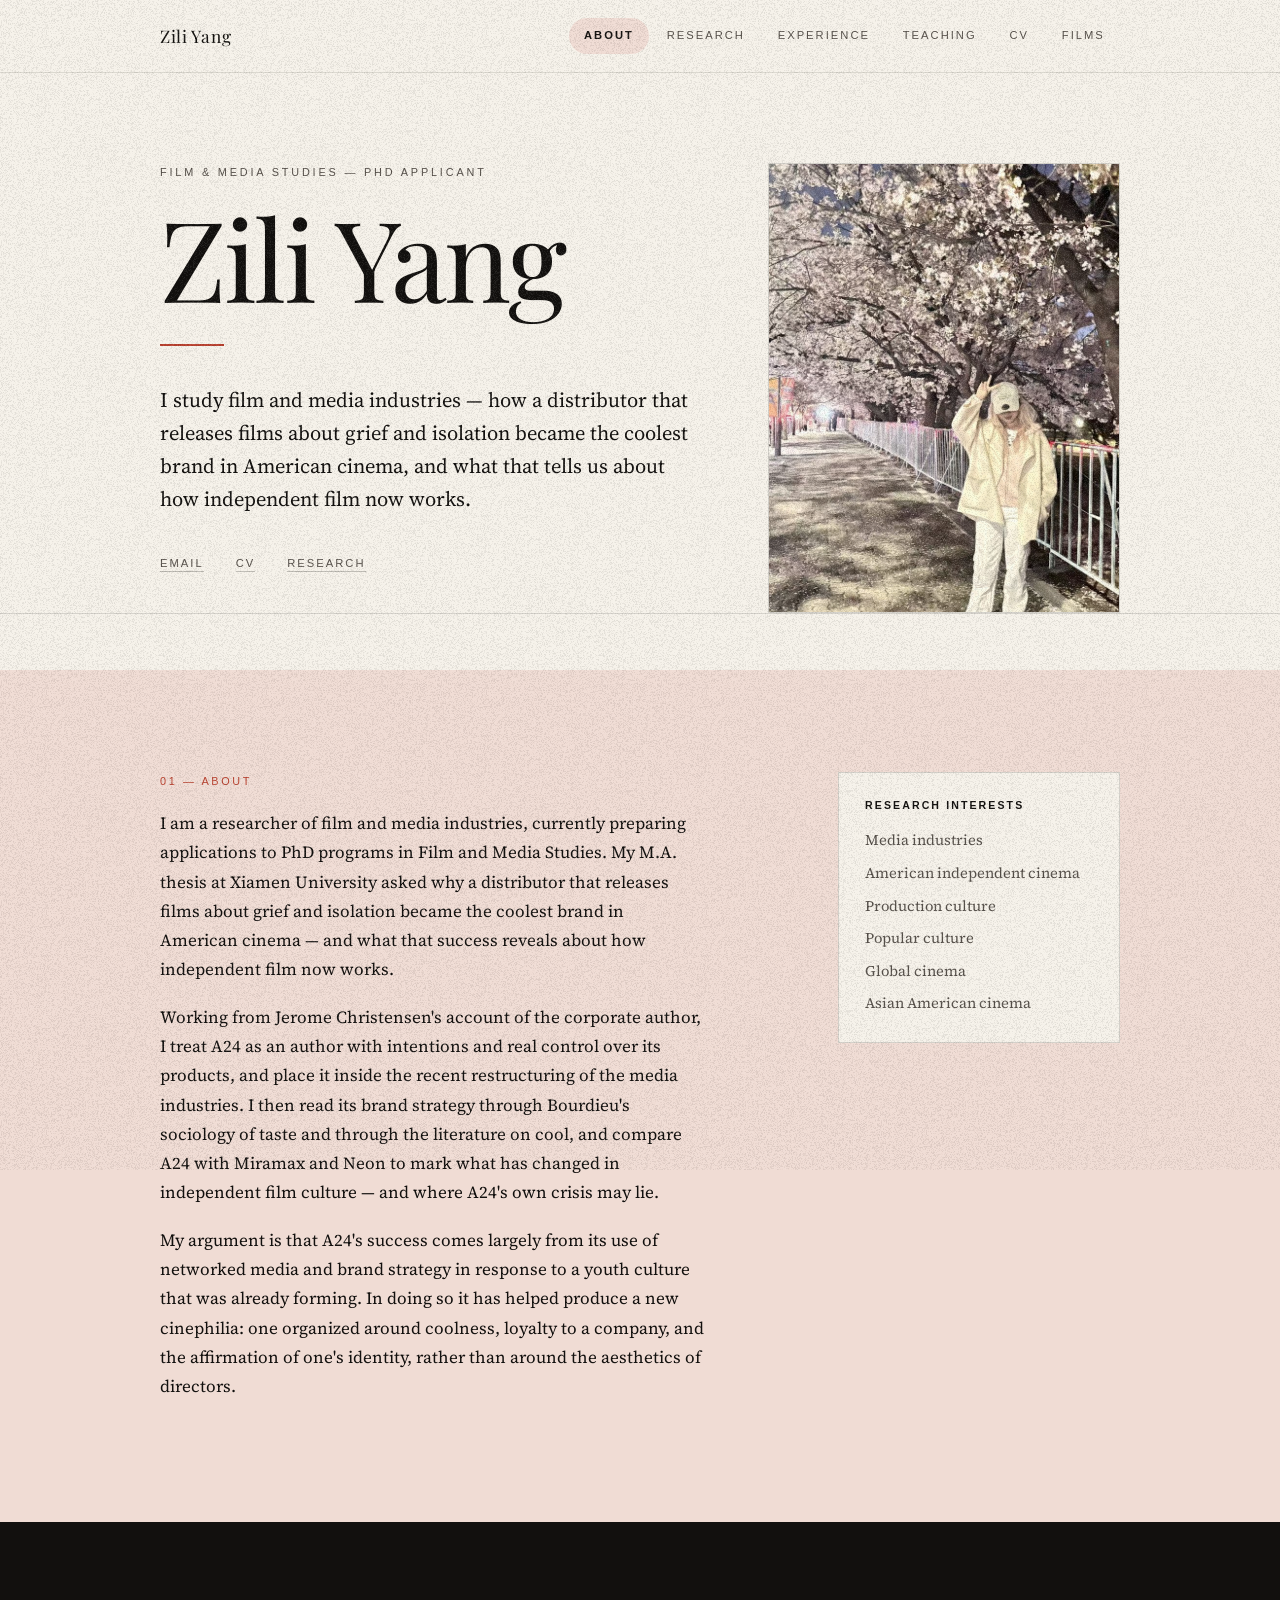
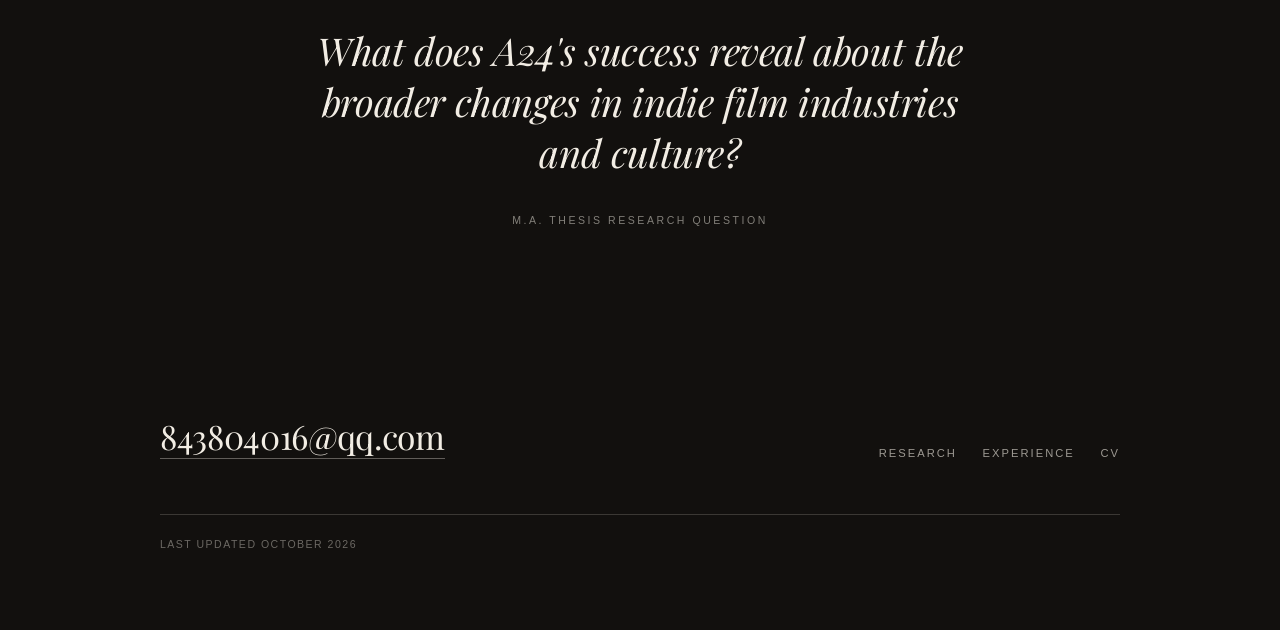
<file: index.html>
<!DOCTYPE html>
<html lang="en">
<head>
  <meta charset="UTF-8">
  <meta name="viewport" content="width=device-width, initial-scale=1">
  <title>Zili Yang — Film &amp; Media Studies</title>
  <meta name="description" content="Zili Yang — PhD applicant in Film and Media Studies. Media industries, American independent cinema, A24.">
  <link rel="icon" href="data:image/svg+xml,<svg xmlns='http://www.w3.org/2000/svg' viewBox='0 0 32 32'><rect width='32' height='32' fill='%2312100e'/><text x='16' y='23' font-family='Georgia,serif' font-size='17' font-style='italic' fill='%23f6f2ea' text-anchor='middle'>Z</text></svg>">
  <link rel="stylesheet" href="style.css">
</head>
<body>

  <header class="nav">
    <div class="wrap nav-inner">
      <a class="nav-name" href="index.html">Zili Yang</a>
      <nav class="nav-links">
        <a class="is-active" href="index.html">About</a>
        <a href="research.html">Research</a>
        <a href="experience.html">Experience</a>
        <a href="teaching.html">Teaching</a>
        <a href="cv.html">CV</a>
        <a href="films.html">Films</a>
      </nav>
    </div>
  </header>

  <!-- ============ 首屏：左文右像 ============ -->
  <header class="band band--paper hero">
    <div class="wrap hero-grid">

      <div class="hero-copy">
        <p class="kicker">Film &amp; Media Studies — PhD Applicant</p>
        <h1 class="hero-name">Zili Yang</h1>
        <div class="hero-rule"></div>
        <p class="hero-lede">
          I study film and media industries — how a distributor that releases
          films about grief and isolation became the coolest brand in American
          cinema, and what that tells us about how independent film now works.
        </p>
        <ul class="hero-links">
          <li><a href="mailto:843804016@qq.com">Email</a></li>
          <li><a href="cv.html">CV</a></li>
          <li><a href="research.html">Research</a></li>
        </ul>
      </div>

      <figure class="hero-portrait">
        <img src="portrait.jpg" alt="Zili Yang" width="720" height="960">
      </figure>

    </div>
  </header>

  <!-- ============ 01 · About ============ -->
  <section class="band band--blush" id="about">
    <div class="wrap about-grid about-grid--text">

      <div class="about-copy">
        <p class="section-num">01 — About</p>
        <p>
          I am a researcher of film and media industries, currently preparing
          applications to PhD programs in Film and Media Studies. My M.A. thesis
          at Xiamen University asked why a distributor that releases films about
          grief and isolation became the coolest brand in American cinema — and
          what that success reveals about how independent film now works.
        </p>
        <p>
          Working from Jerome Christensen's account of the corporate author, I
          treat A24 as an author with intentions and real control over its
          products, and place it inside the recent restructuring of the media
          industries. I then read its brand strategy through Bourdieu's sociology
          of taste and through the literature on cool, and compare A24 with
          Miramax and Neon to mark what has changed in independent film culture —
          and where A24's own crisis may lie.
        </p>
        <p>
          My argument is that A24's success comes largely from its use of
          networked media and brand strategy in response to a youth culture that
          was already forming. In doing so it has helped produce a new cinephilia:
          one organized around coolness, loyalty to a company, and the affirmation
          of one's identity, rather than around the aesthetics of directors.
        </p>
      </div>

      <aside class="about-side">
        <div class="interests">
          <strong>Research interests</strong>
          <ul>
            <li>Media industries</li>
            <li>American independent cinema</li>
            <li>Production culture</li>
            <li>Popular culture</li>
            <li>Global cinema</li>
            <li>Asian American cinema</li>
          </ul>
        </div>
      </aside>

    </div>
  </section>

  <!-- ============ 引文带 ============ -->
  <section class="band band--ink quote">
    <div class="wrap">
      <blockquote>
        What does A24's success reveal about the broader changes in indie film
        industries and culture?
      </blockquote>
      <cite>M.A. thesis research question</cite>
    </div>
  </section>

  <footer class="band band--ink footer">
    <div class="wrap">
      <div class="footer-grid">
        <p class="footer-mail">
          <a href="mailto:843804016@qq.com">843804016@qq.com</a>
        </p>
        <ul class="footer-links">
          <li><a href="research.html">Research</a></li>
          <li><a href="experience.html">Experience</a></li>
          <li><a href="cv.html">CV</a></li>
        </ul>
      </div>
      <p class="footer-note">Last updated October 2026</p>
    </div>
  </footer>

</body>
</html>
</file>
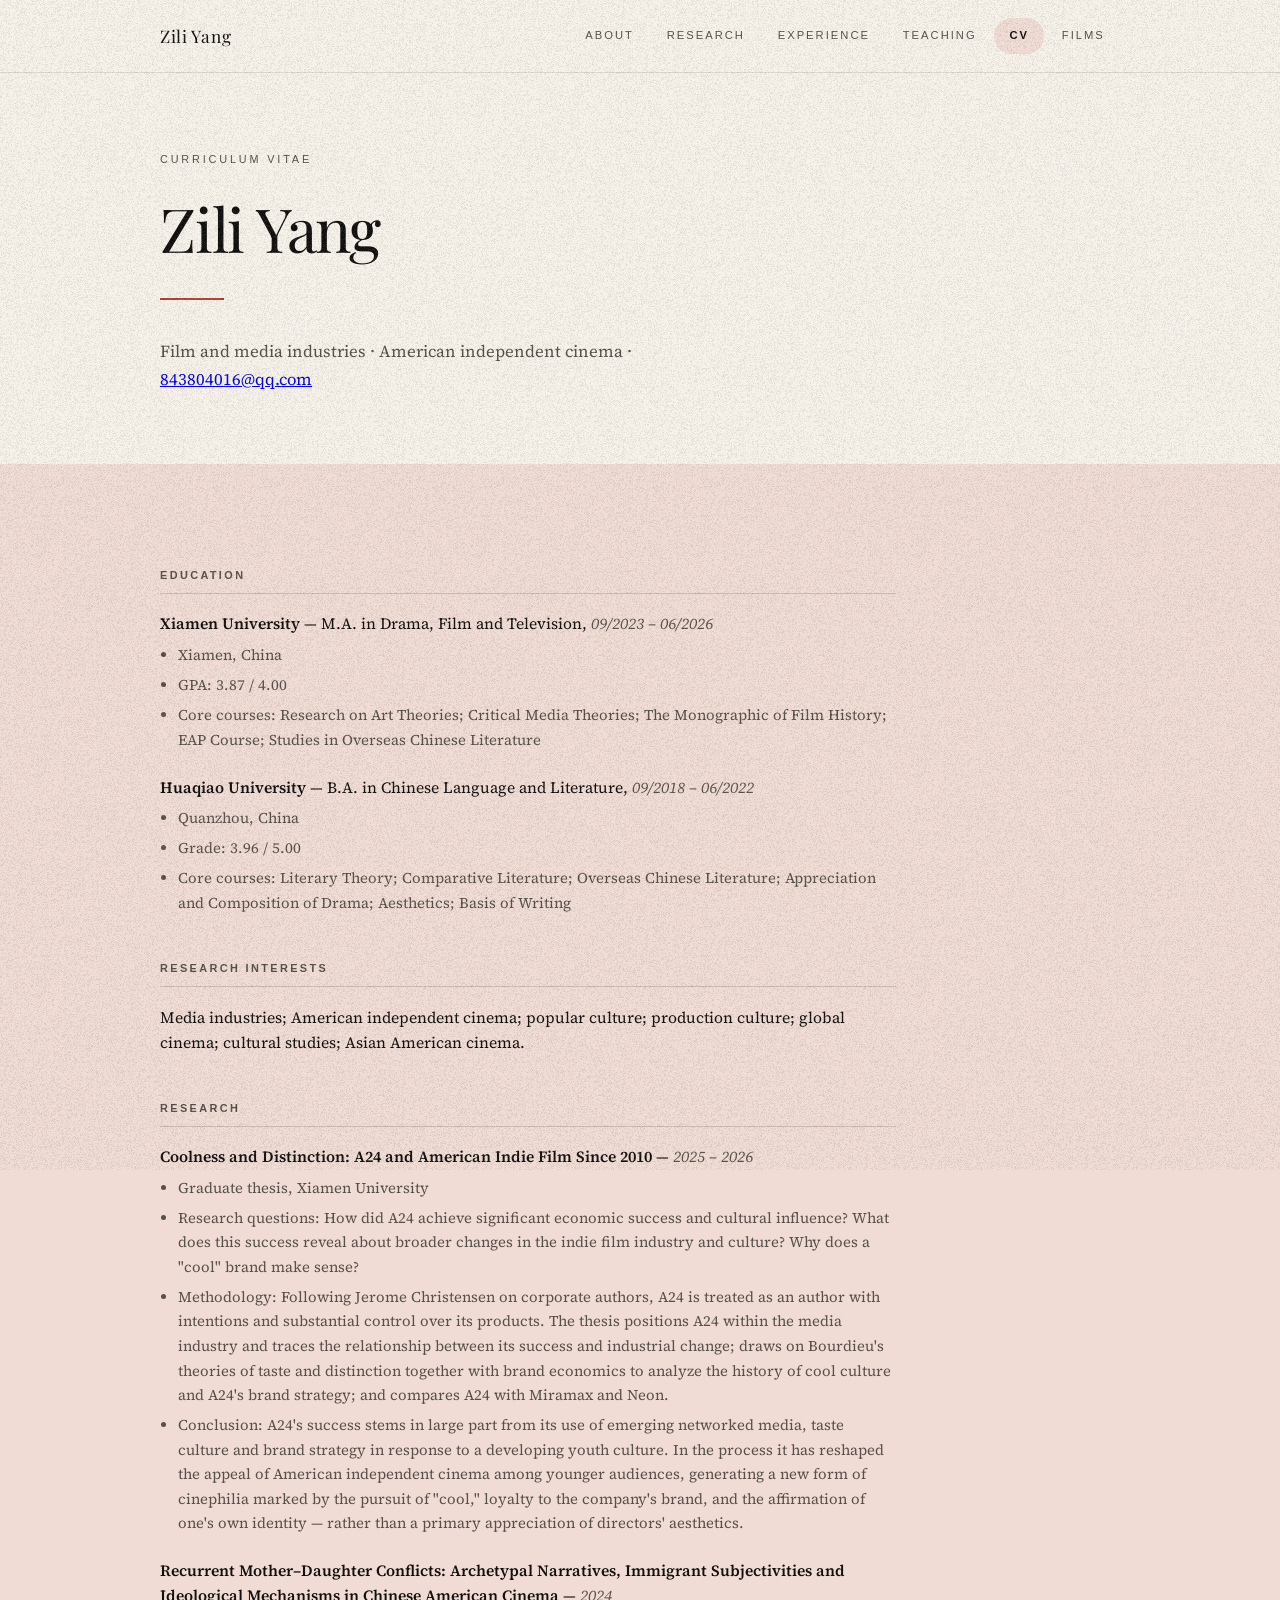
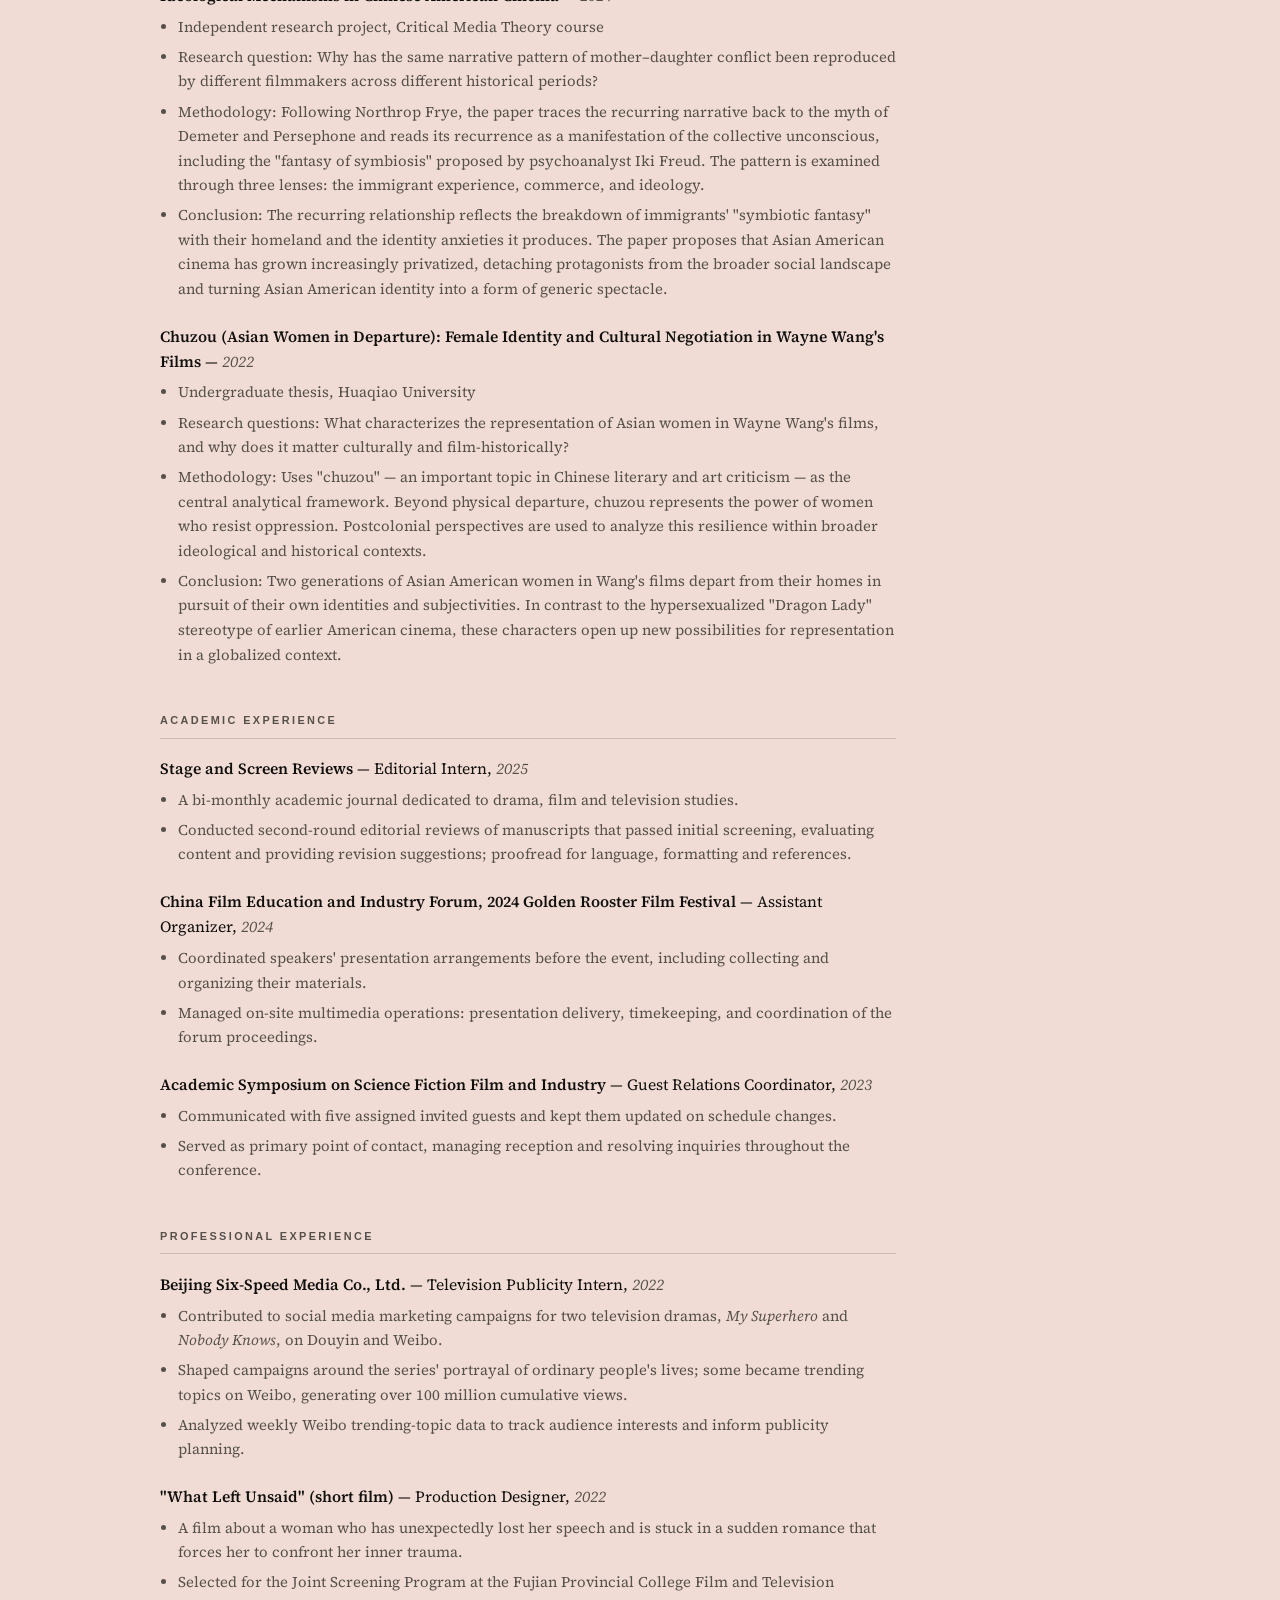
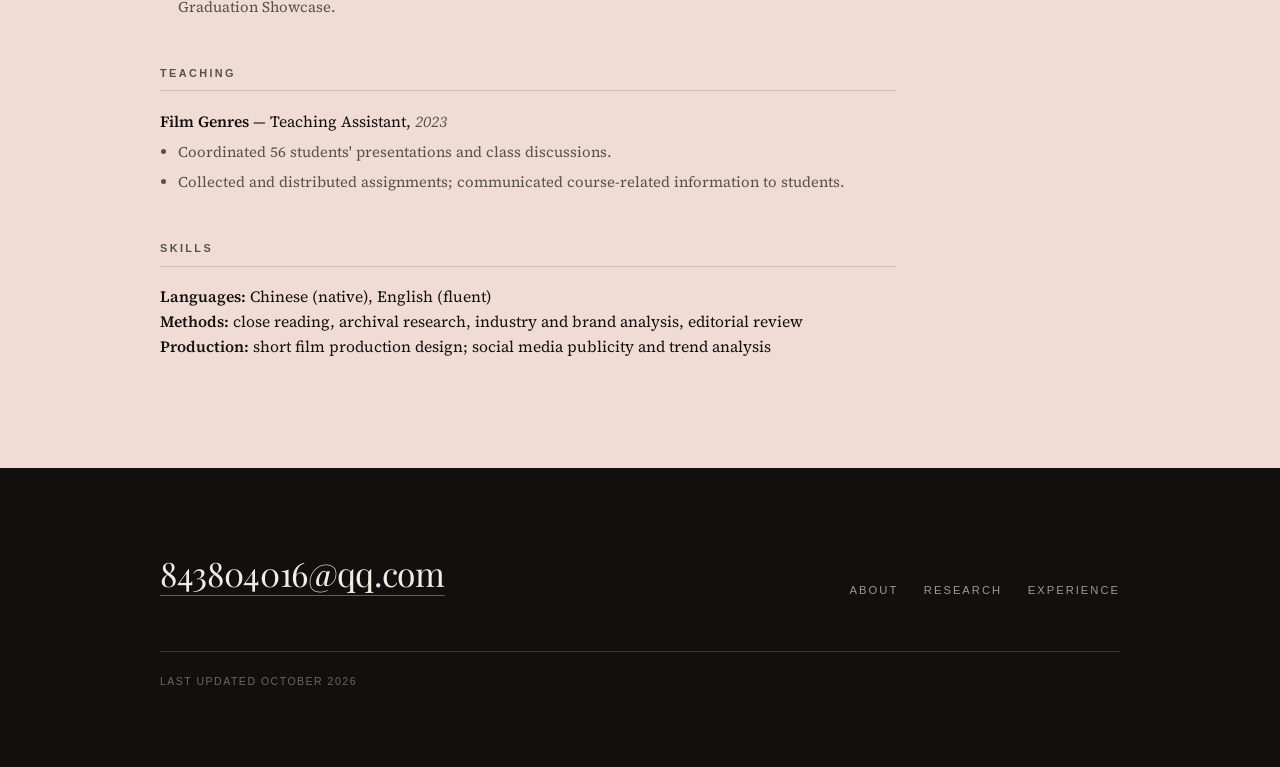
<file: cv.html>
<!DOCTYPE html>
<html lang="en">
<head>
  <meta charset="UTF-8">
  <meta name="viewport" content="width=device-width, initial-scale=1">
  <title>CV — Zili Yang</title>
  <meta name="description" content="Curriculum vitae of Zili Yang — education, research, academic and professional experience.">
  <link rel="icon" href="data:image/svg+xml,<svg xmlns='http://www.w3.org/2000/svg' viewBox='0 0 32 32'><rect width='32' height='32' fill='%2312100e'/><text x='16' y='23' font-family='Georgia,serif' font-size='17' font-style='italic' fill='%23f6f2ea' text-anchor='middle'>Z</text></svg>">
  <link rel="stylesheet" href="style.css">
</head>
<body>

  <header class="nav">
    <div class="wrap nav-inner">
      <a class="nav-name" href="index.html">Zili Yang</a>
      <nav class="nav-links">
        <a href="index.html">About</a>
        <a href="research.html">Research</a>
        <a href="experience.html">Experience</a>
        <a href="teaching.html">Teaching</a>
        <a class="is-active" href="cv.html">CV</a>
        <a href="films.html">Films</a>
      </nav>
    </div>
  </header>

  <section class="band band--paper page-head">
    <div class="wrap">
      <p class="kicker">Curriculum vitae</p>
      <h1 class="page-title">Zili Yang</h1>
      <div class="hero-rule"></div>
      <p class="page-lede">
        Film and media industries · American independent cinema ·
        <a href="mailto:843804016@qq.com">843804016@qq.com</a>
      </p>
    </div>
  </section>

  <section class="band band--blush">
    <div class="wrap">
      <div class="cv">

        <h3>Education</h3>

        <div class="entry-block">
          <p><strong>Xiamen University</strong> — M.A. in Drama, Film and Television, <em>09/2023 – 06/2026</em></p>
          <ul>
            <li>Xiamen, China</li>
            <li>GPA: 3.87 / 4.00</li>
            <li>Core courses: Research on Art Theories; Critical Media Theories; The Monographic of Film History; EAP Course; Studies in Overseas Chinese Literature</li>
          </ul>
        </div>

        <div class="entry-block">
          <p><strong>Huaqiao University</strong> — B.A. in Chinese Language and Literature, <em>09/2018 – 06/2022</em></p>
          <ul>
            <li>Quanzhou, China</li>
            <li>Grade: 3.96 / 5.00</li>
            <li>Core courses: Literary Theory; Comparative Literature; Overseas Chinese Literature; Appreciation and Composition of Drama; Aesthetics; Basis of Writing</li>
          </ul>
        </div>

        <h3>Research Interests</h3>
        <p>
          Media industries; American independent cinema; popular culture;
          production culture; global cinema; cultural studies; Asian American
          cinema.
        </p>

        <h3>Research</h3>

        <div class="entry-block">
          <p><strong>Coolness and Distinction: A24 and American Indie Film Since 2010</strong> — <em>2025 – 2026</em></p>
          <ul>
            <li>Graduate thesis, Xiamen University</li>
            <li>Research questions: How did A24 achieve significant economic success and cultural influence? What does this success reveal about broader changes in the indie film industry and culture? Why does a "cool" brand make sense?</li>
            <li>Methodology: Following Jerome Christensen on corporate authors, A24 is treated as an author with intentions and substantial control over its products. The thesis positions A24 within the media industry and traces the relationship between its success and industrial change; draws on Bourdieu's theories of taste and distinction together with brand economics to analyze the history of cool culture and A24's brand strategy; and compares A24 with Miramax and Neon.</li>
            <li>Conclusion: A24's success stems in large part from its use of emerging networked media, taste culture and brand strategy in response to a developing youth culture. In the process it has reshaped the appeal of American independent cinema among younger audiences, generating a new form of cinephilia marked by the pursuit of "cool," loyalty to the company's brand, and the affirmation of one's own identity — rather than a primary appreciation of directors' aesthetics.</li>
          </ul>
        </div>

        <div class="entry-block">
          <p><strong>Recurrent Mother–Daughter Conflicts: Archetypal Narratives, Immigrant Subjectivities and Ideological Mechanisms in Chinese American Cinema</strong> — <em>2024</em></p>
          <ul>
            <li>Independent research project, Critical Media Theory course</li>
            <li>Research question: Why has the same narrative pattern of mother–daughter conflict been reproduced by different filmmakers across different historical periods?</li>
            <li>Methodology: Following Northrop Frye, the paper traces the recurring narrative back to the myth of Demeter and Persephone and reads its recurrence as a manifestation of the collective unconscious, including the "fantasy of symbiosis" proposed by psychoanalyst Iki Freud. The pattern is examined through three lenses: the immigrant experience, commerce, and ideology.</li>
            <li>Conclusion: The recurring relationship reflects the breakdown of immigrants' "symbiotic fantasy" with their homeland and the identity anxieties it produces. The paper proposes that Asian American cinema has grown increasingly privatized, detaching protagonists from the broader social landscape and turning Asian American identity into a form of generic spectacle.</li>
          </ul>
        </div>

        <div class="entry-block">
          <p><strong>Chuzou (Asian Women in Departure): Female Identity and Cultural Negotiation in Wayne Wang's Films</strong> — <em>2022</em></p>
          <ul>
            <li>Undergraduate thesis, Huaqiao University</li>
            <li>Research questions: What characterizes the representation of Asian women in Wayne Wang's films, and why does it matter culturally and film-historically?</li>
            <li>Methodology: Uses "chuzou" — an important topic in Chinese literary and art criticism — as the central analytical framework. Beyond physical departure, chuzou represents the power of women who resist oppression. Postcolonial perspectives are used to analyze this resilience within broader ideological and historical contexts.</li>
            <li>Conclusion: Two generations of Asian American women in Wang's films depart from their homes in pursuit of their own identities and subjectivities. In contrast to the hypersexualized "Dragon Lady" stereotype of earlier American cinema, these characters open up new possibilities for representation in a globalized context.</li>
          </ul>
        </div>

        <h3>Academic Experience</h3>

        <div class="entry-block">
          <p><strong>Stage and Screen Reviews</strong> — Editorial Intern, <em>2025</em></p>
          <ul>
            <li>A bi-monthly academic journal dedicated to drama, film and television studies.</li>
            <li>Conducted second-round editorial reviews of manuscripts that passed initial screening, evaluating content and providing revision suggestions; proofread for language, formatting and references.</li>
          </ul>
        </div>

        <div class="entry-block">
          <p><strong>China Film Education and Industry Forum, 2024 Golden Rooster Film Festival</strong> — Assistant Organizer, <em>2024</em></p>
          <ul>
            <li>Coordinated speakers' presentation arrangements before the event, including collecting and organizing their materials.</li>
            <li>Managed on-site multimedia operations: presentation delivery, timekeeping, and coordination of the forum proceedings.</li>
          </ul>
        </div>

        <div class="entry-block">
          <p><strong>Academic Symposium on Science Fiction Film and Industry</strong> — Guest Relations Coordinator, <em>2023</em></p>
          <ul>
            <li>Communicated with five assigned invited guests and kept them updated on schedule changes.</li>
            <li>Served as primary point of contact, managing reception and resolving inquiries throughout the conference.</li>
          </ul>
        </div>

        <h3>Professional Experience</h3>

        <div class="entry-block">
          <p><strong>Beijing Six-Speed Media Co., Ltd.</strong> — Television Publicity Intern, <em>2022</em></p>
          <ul>
            <li>Contributed to social media marketing campaigns for two television dramas, <em>My Superhero</em> and <em>Nobody Knows</em>, on Douyin and Weibo.</li>
            <li>Shaped campaigns around the series' portrayal of ordinary people's lives; some became trending topics on Weibo, generating over 100 million cumulative views.</li>
            <li>Analyzed weekly Weibo trending-topic data to track audience interests and inform publicity planning.</li>
          </ul>
        </div>

        <div class="entry-block">
          <p><strong>"What Left Unsaid" (short film)</strong> — Production Designer, <em>2022</em></p>
          <ul>
            <li>A film about a woman who has unexpectedly lost her speech and is stuck in a sudden romance that forces her to confront her inner trauma.</li>
            <li>Selected for the Joint Screening Program at the Fujian Provincial College Film and Television Graduation Showcase.</li>
          </ul>
        </div>

        <h3>Teaching</h3>

        <div class="entry-block">
          <p><strong>Film Genres</strong> — Teaching Assistant, <em>2023</em></p>
          <ul>
            <li>Coordinated 56 students' presentations and class discussions.</li>
            <li>Collected and distributed assignments; communicated course-related information to students.</li>
          </ul>
        </div>

        <h3>Skills</h3>
        <p>
          <strong>Languages:</strong> Chinese (native), English (fluent)<br>
          <strong>Methods:</strong> close reading, archival research, industry and brand analysis, editorial review<br>
          <strong>Production:</strong> short film production design; social media publicity and trend analysis
        </p>

      </div>
    </div>
  </section>

  <footer class="band band--ink footer">
    <div class="wrap">
      <div class="footer-grid">
        <p class="footer-mail">
          <a href="mailto:843804016@qq.com">843804016@qq.com</a>
        </p>
        <ul class="footer-links">
          <li><a href="index.html">About</a></li>
          <li><a href="research.html">Research</a></li>
          <li><a href="experience.html">Experience</a></li>
        </ul>
      </div>
      <p class="footer-note">Last updated October 2026</p>
    </div>
  </footer>

</body>
</html>
</file>
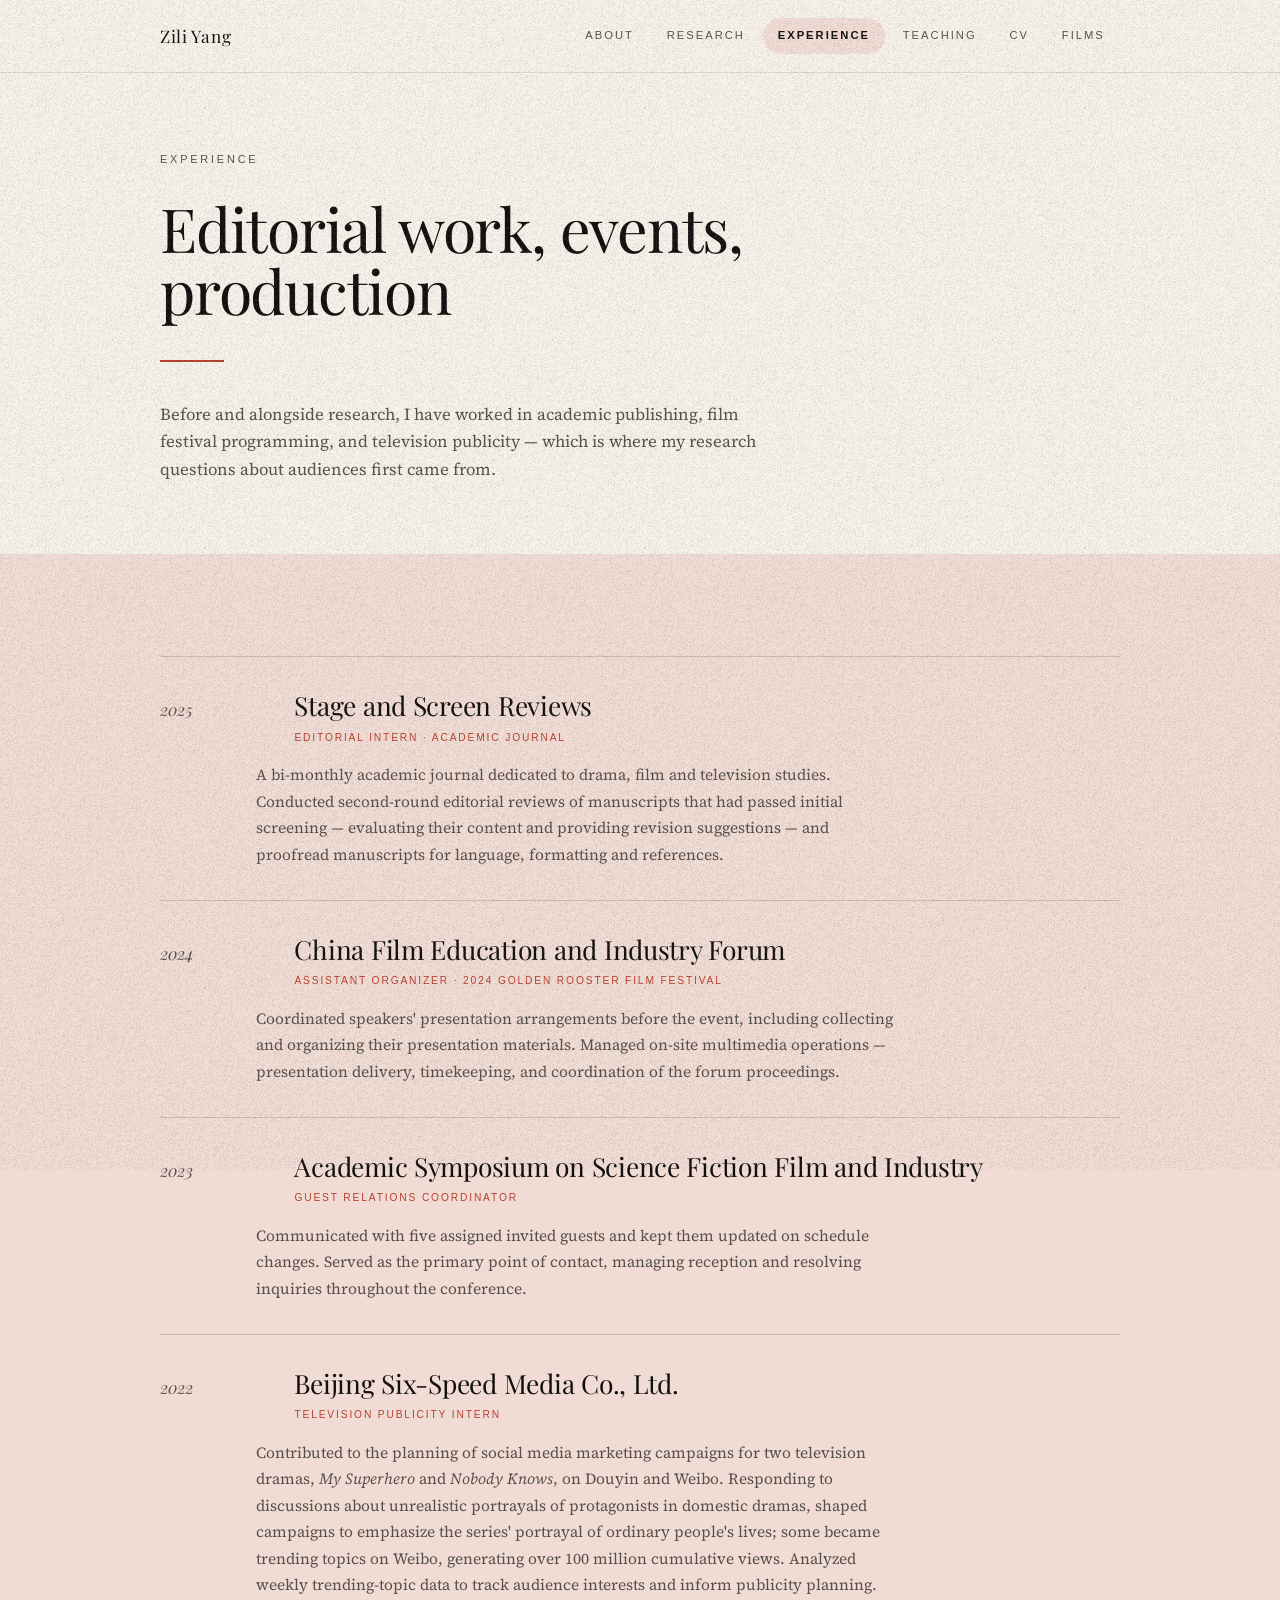
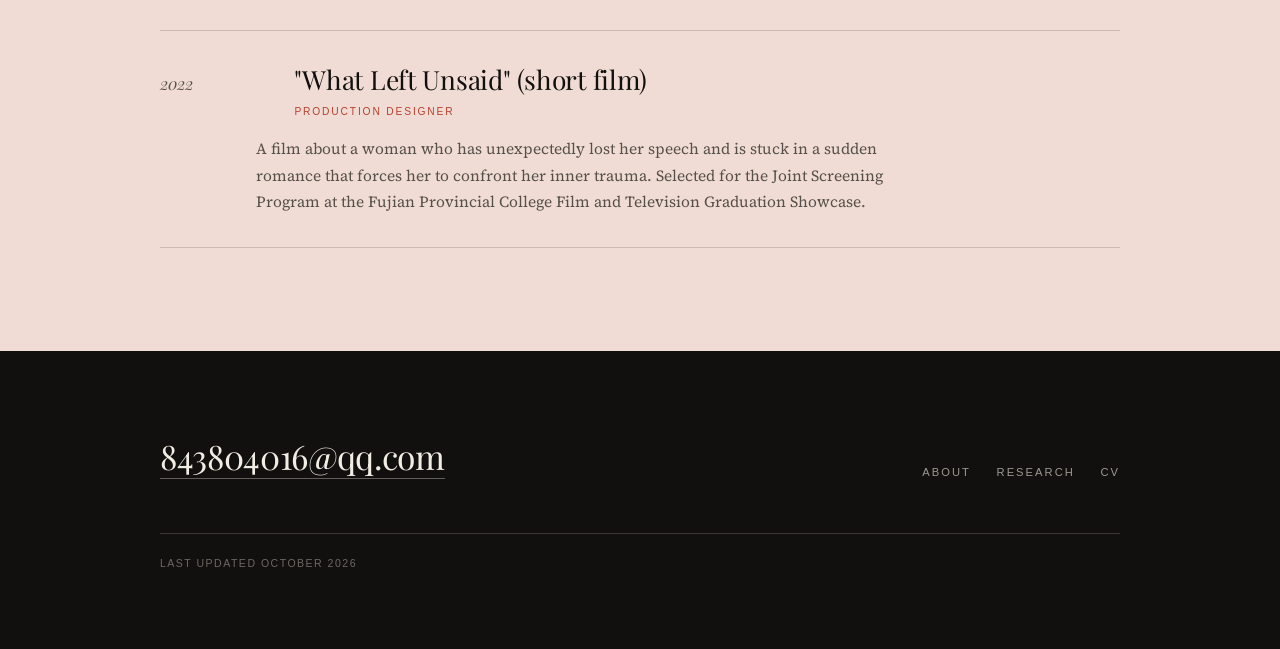
<file: experience.html>
<!DOCTYPE html>
<html lang="en">
<head>
  <meta charset="UTF-8">
  <meta name="viewport" content="width=device-width, initial-scale=1">
  <title>Experience — Zili Yang</title>
  <meta name="description" content="Editorial work, academic event organizing, and media production experience of Zili Yang.">
  <link rel="icon" href="data:image/svg+xml,<svg xmlns='http://www.w3.org/2000/svg' viewBox='0 0 32 32'><rect width='32' height='32' fill='%2312100e'/><text x='16' y='23' font-family='Georgia,serif' font-size='17' font-style='italic' fill='%23f6f2ea' text-anchor='middle'>Z</text></svg>">
  <link rel="stylesheet" href="style.css">
</head>
<body>

  <header class="nav">
    <div class="wrap nav-inner">
      <a class="nav-name" href="index.html">Zili Yang</a>
      <nav class="nav-links">
        <a href="index.html">About</a>
        <a href="research.html">Research</a>
        <a class="is-active" href="experience.html">Experience</a>
        <a href="teaching.html">Teaching</a>
        <a href="cv.html">CV</a>
        <a href="films.html">Films</a>
      </nav>
    </div>
  </header>

  <section class="band band--paper page-head">
    <div class="wrap">
      <p class="kicker">Experience</p>
      <h1 class="page-title">Editorial work, events, production</h1>
      <div class="hero-rule"></div>
      <p class="page-lede">
        Before and alongside research, I have worked in academic publishing, film
        festival programming, and television publicity — which is where my
        research questions about audiences first came from.
      </p>
    </div>
  </section>

  <section class="band band--blush">
    <div class="wrap">

      <article class="study">
        <div class="study-head">
          <span class="study-year">2025</span>
          <div>
            <h2 class="study-title">Stage and Screen Reviews</h2>
            <p class="study-meta">Editorial intern · academic journal</p>
          </div>
        </div>
        <div class="study-body">
          <p>
            A bi-monthly academic journal dedicated to drama, film and television
            studies. Conducted second-round editorial reviews of manuscripts that
            had passed initial screening — evaluating their content and providing
            revision suggestions — and proofread manuscripts for language,
            formatting and references.
          </p>
        </div>
      </article>

      <article class="study">
        <div class="study-head">
          <span class="study-year">2024</span>
          <div>
            <h2 class="study-title">China Film Education and Industry Forum</h2>
            <p class="study-meta">Assistant organizer · 2024 Golden Rooster Film Festival</p>
          </div>
        </div>
        <div class="study-body">
          <p>
            Coordinated speakers' presentation arrangements before the event,
            including collecting and organizing their presentation materials.
            Managed on-site multimedia operations — presentation delivery,
            timekeeping, and coordination of the forum proceedings.
          </p>
        </div>
      </article>

      <article class="study">
        <div class="study-head">
          <span class="study-year">2023</span>
          <div>
            <h2 class="study-title">Academic Symposium on Science Fiction Film and Industry</h2>
            <p class="study-meta">Guest relations coordinator</p>
          </div>
        </div>
        <div class="study-body">
          <p>
            Communicated with five assigned invited guests and kept them updated on
            schedule changes. Served as the primary point of contact, managing
            reception and resolving inquiries throughout the conference.
          </p>
        </div>
      </article>

      <article class="study">
        <div class="study-head">
          <span class="study-year">2022</span>
          <div>
            <h2 class="study-title">Beijing Six-Speed Media Co., Ltd.</h2>
            <p class="study-meta">Television publicity intern</p>
          </div>
        </div>
        <div class="study-body">
          <p>
            Contributed to the planning of social media marketing campaigns for two
            television dramas, <em>My Superhero</em> and <em>Nobody Knows</em>, on
            Douyin and Weibo. Responding to discussions about unrealistic portrayals
            of protagonists in domestic dramas, shaped campaigns to emphasize the
            series' portrayal of ordinary people's lives; some became trending topics
            on Weibo, generating over 100 million cumulative views. Analyzed weekly
            trending-topic data to track audience interests and inform publicity
            planning.
          </p>
        </div>
      </article>

      <article class="study">
        <div class="study-head">
          <span class="study-year">2022</span>
          <div>
            <h2 class="study-title">"What Left Unsaid" (short film)</h2>
            <p class="study-meta">Production designer</p>
          </div>
        </div>
        <div class="study-body">
          <p>
            A film about a woman who has unexpectedly lost her speech and is stuck
            in a sudden romance that forces her to confront her inner trauma.
            Selected for the Joint Screening Program at the Fujian Provincial College
            Film and Television Graduation Showcase.
          </p>
        </div>
      </article>

    </div>
  </section>

  <footer class="band band--ink footer">
    <div class="wrap">
      <div class="footer-grid">
        <p class="footer-mail">
          <a href="mailto:843804016@qq.com">843804016@qq.com</a>
        </p>
        <ul class="footer-links">
          <li><a href="index.html">About</a></li>
          <li><a href="research.html">Research</a></li>
          <li><a href="cv.html">CV</a></li>
        </ul>
      </div>
      <p class="footer-note">Last updated October 2026</p>
    </div>
  </footer>

</body>
</html>
</file>
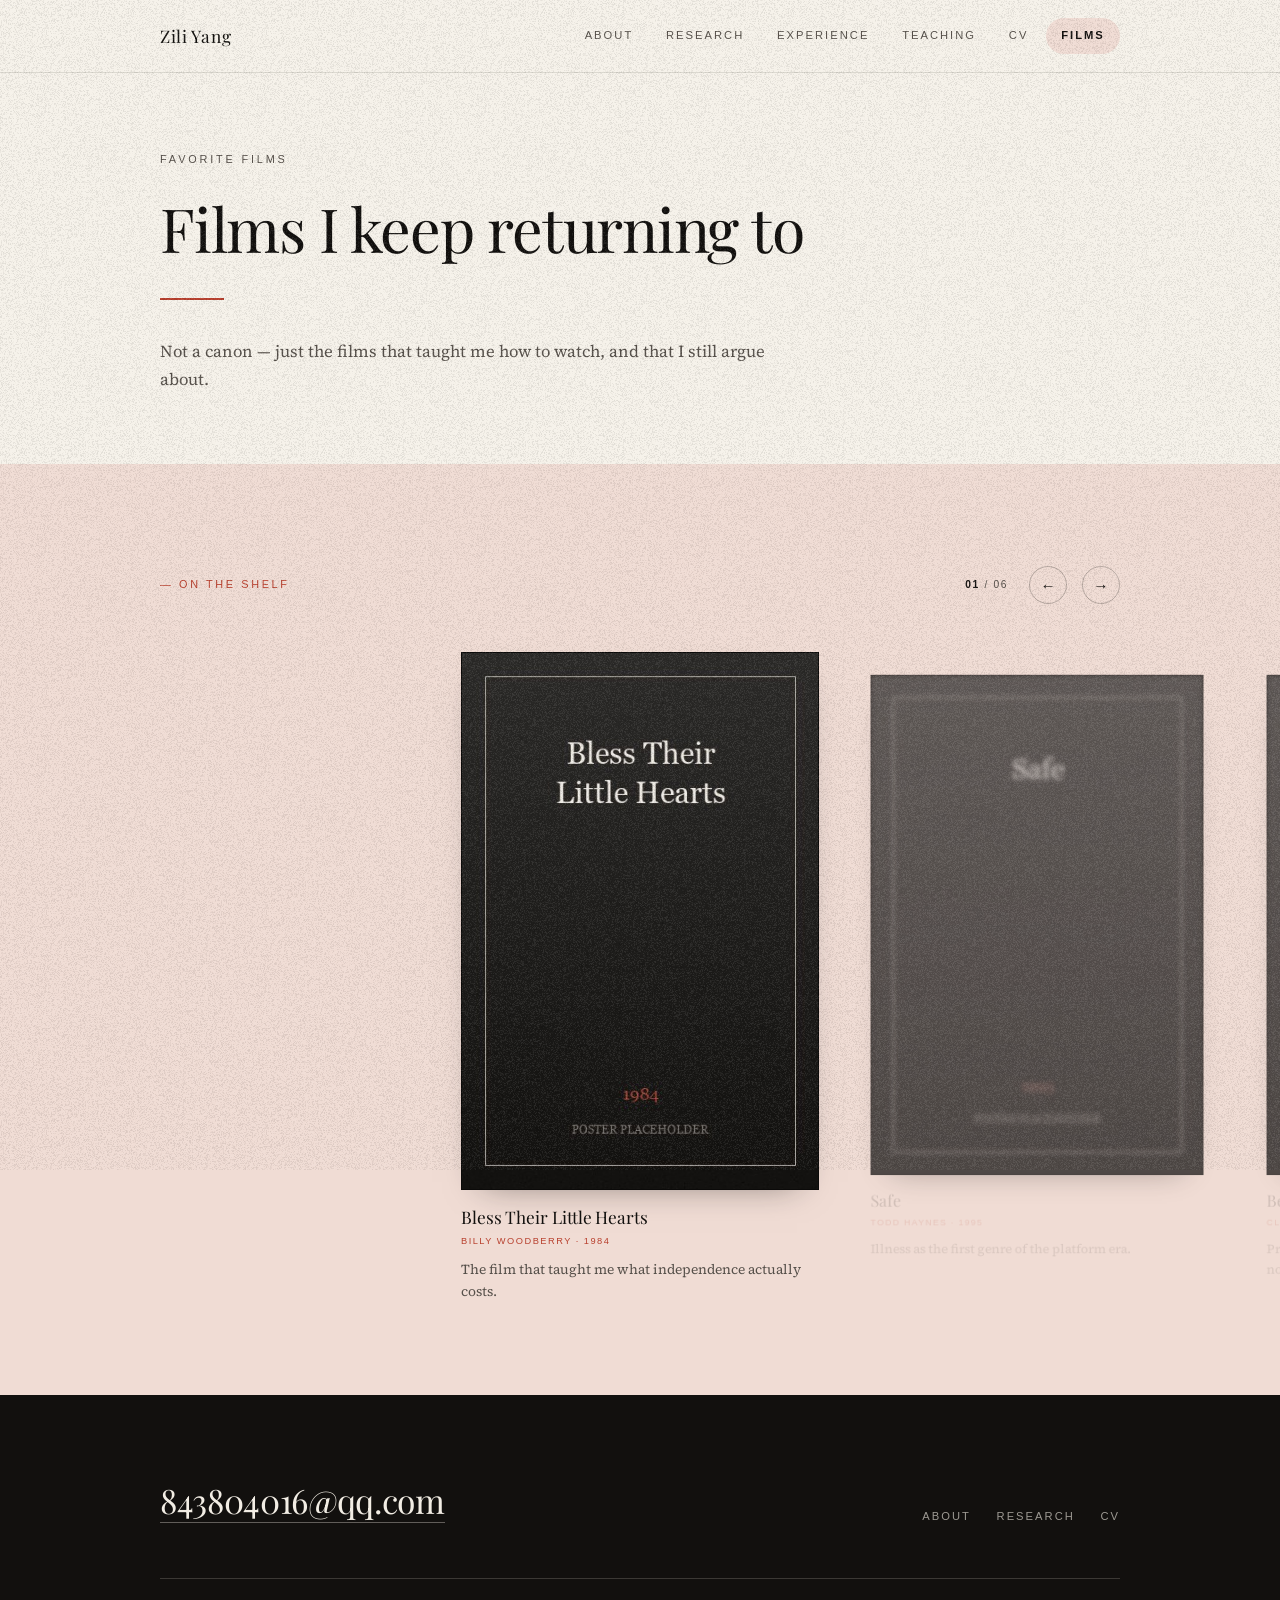
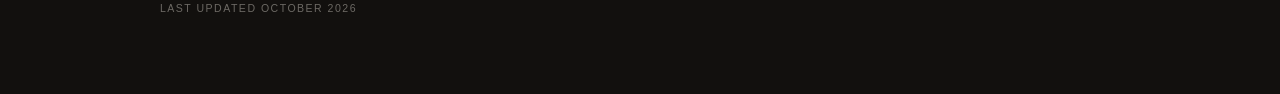
<file: films.html>
<!DOCTYPE html>
<html lang="en">
<head>
  <meta charset="UTF-8">
  <meta name="viewport" content="width=device-width, initial-scale=1">
  <title>Favorite Films — Zili Yang</title>
  <meta name="description" content="Films Zili Yang keeps returning to.">
  <link rel="icon" href="data:image/svg+xml,<svg xmlns='http://www.w3.org/2000/svg' viewBox='0 0 32 32'><rect width='32' height='32' fill='%2312100e'/><text x='16' y='23' font-family='Georgia,serif' font-size='17' font-style='italic' fill='%23f6f2ea' text-anchor='middle'>Z</text></svg>">
  <link rel="stylesheet" href="style.css">
</head>
<body>

  <header class="nav">
    <div class="wrap nav-inner">
      <a class="nav-name" href="index.html">Zili Yang</a>
      <nav class="nav-links">
        <a href="index.html">About</a>
        <a href="research.html">Research</a>
        <a href="experience.html">Experience</a>
        <a href="teaching.html">Teaching</a>
        <a href="cv.html">CV</a>
        <a class="is-active" href="films.html">Films</a>
      </nav>
    </div>
  </header>

  <section class="band band--paper page-head">
    <div class="wrap">
      <p class="kicker">Favorite films</p>
      <h1 class="page-title">Films I keep returning to</h1>
      <div class="hero-rule"></div>
      <p class="page-lede">
        Not a canon — just the films that taught me how to watch, and that I still
        argue about.
      </p>
    </div>
  </section>

  <!-- 占位示例：海报是生成的占位图，换成真海报时保持 2:3 比例即可 -->
  <section class="band band--blush films-band">
    <div class="wrap strip-head">
      <p class="section-num">— On the shelf</p>
      <div class="strip-controls">
        <span class="strip-count"><b id="filmIndex">01</b> / 06</span>
        <button class="strip-btn" type="button" data-dir="-1" aria-label="Previous film">←</button>
        <button class="strip-btn" type="button" data-dir="1" aria-label="Next film">→</button>
      </div>
    </div>

    <div class="strip" id="filmStrip" tabindex="0" aria-label="Favorite films, scroll left or right">

      <article class="poster-card">
        <figure class="poster-frame">
          <img src="posters/b01.jpg" alt="Placeholder poster for Bless Their Little Hearts" width="400" height="600" loading="lazy">
        </figure>
        <div class="poster-text">
          <h2 class="poster-title">Bless Their Little Hearts</h2>
          <p class="poster-meta">Billy Woodberry · 1984</p>
          <p class="poster-note">The film that taught me what independence actually costs.</p>
        </div>
      </article>

      <article class="poster-card">
        <figure class="poster-frame">
          <img src="posters/b02.jpg" alt="Placeholder poster for Safe" width="400" height="600" loading="lazy">
        </figure>
        <div class="poster-text">
          <h2 class="poster-title">Safe</h2>
          <p class="poster-meta">Todd Haynes · 1995</p>
          <p class="poster-note">Illness as the first genre of the platform era.</p>
        </div>
      </article>

      <article class="poster-card">
        <figure class="poster-frame">
          <img src="posters/b03.jpg" alt="Placeholder poster for Beau Travail" width="400" height="600" loading="lazy">
        </figure>
        <div class="poster-text">
          <h2 class="poster-title">Beau Travail</h2>
          <p class="poster-meta">Claire Denis · 1999</p>
          <p class="poster-note">Proof that a film can end with a dance and lose nothing.</p>
        </div>
      </article>

      <article class="poster-card">
        <figure class="poster-frame">
          <img src="posters/b04.jpg" alt="Placeholder poster for Primer" width="400" height="600" loading="lazy">
        </figure>
        <div class="poster-text">
          <h2 class="poster-title">Primer</h2>
          <p class="poster-meta">Shane Carruth · 2004</p>
          <p class="poster-note">Made for $7,000 — still the best argument against scale.</p>
        </div>
      </article>

      <article class="poster-card">
        <figure class="poster-frame">
          <img src="posters/b05.jpg" alt="Placeholder poster for The Florida Project" width="400" height="600" loading="lazy">
        </figure>
        <div class="poster-text">
          <h2 class="poster-title">The Florida Project</h2>
          <p class="poster-meta">Sean Baker · 2017</p>
          <p class="poster-note">The last American film that trusted its own location.</p>
        </div>
      </article>

      <article class="poster-card">
        <figure class="poster-frame">
          <img src="posters/b06.jpg" alt="Placeholder poster for Aftersun" width="400" height="600" loading="lazy">
        </figure>
        <div class="poster-text">
          <h2 class="poster-title">Aftersun</h2>
          <p class="poster-meta">Charlotte Wells · 2022</p>
          <p class="poster-note">The A24 film that isn't quite an A24 film, which is the point.</p>
        </div>
      </article>

    </div>
  </section>

  <footer class="band band--ink footer">
    <div class="wrap">
      <div class="footer-grid">
        <p class="footer-mail">
          <a href="mailto:843804016@qq.com">843804016@qq.com</a>
        </p>
        <ul class="footer-links">
          <li><a href="index.html">About</a></li>
          <li><a href="research.html">Research</a></li>
          <li><a href="cv.html">CV</a></li>
        </ul>
      </div>
      <p class="footer-note">Last updated October 2026</p>
    </div>
  </footer>

  <script src="films.js" defer></script>

</body>
</html>
</file>
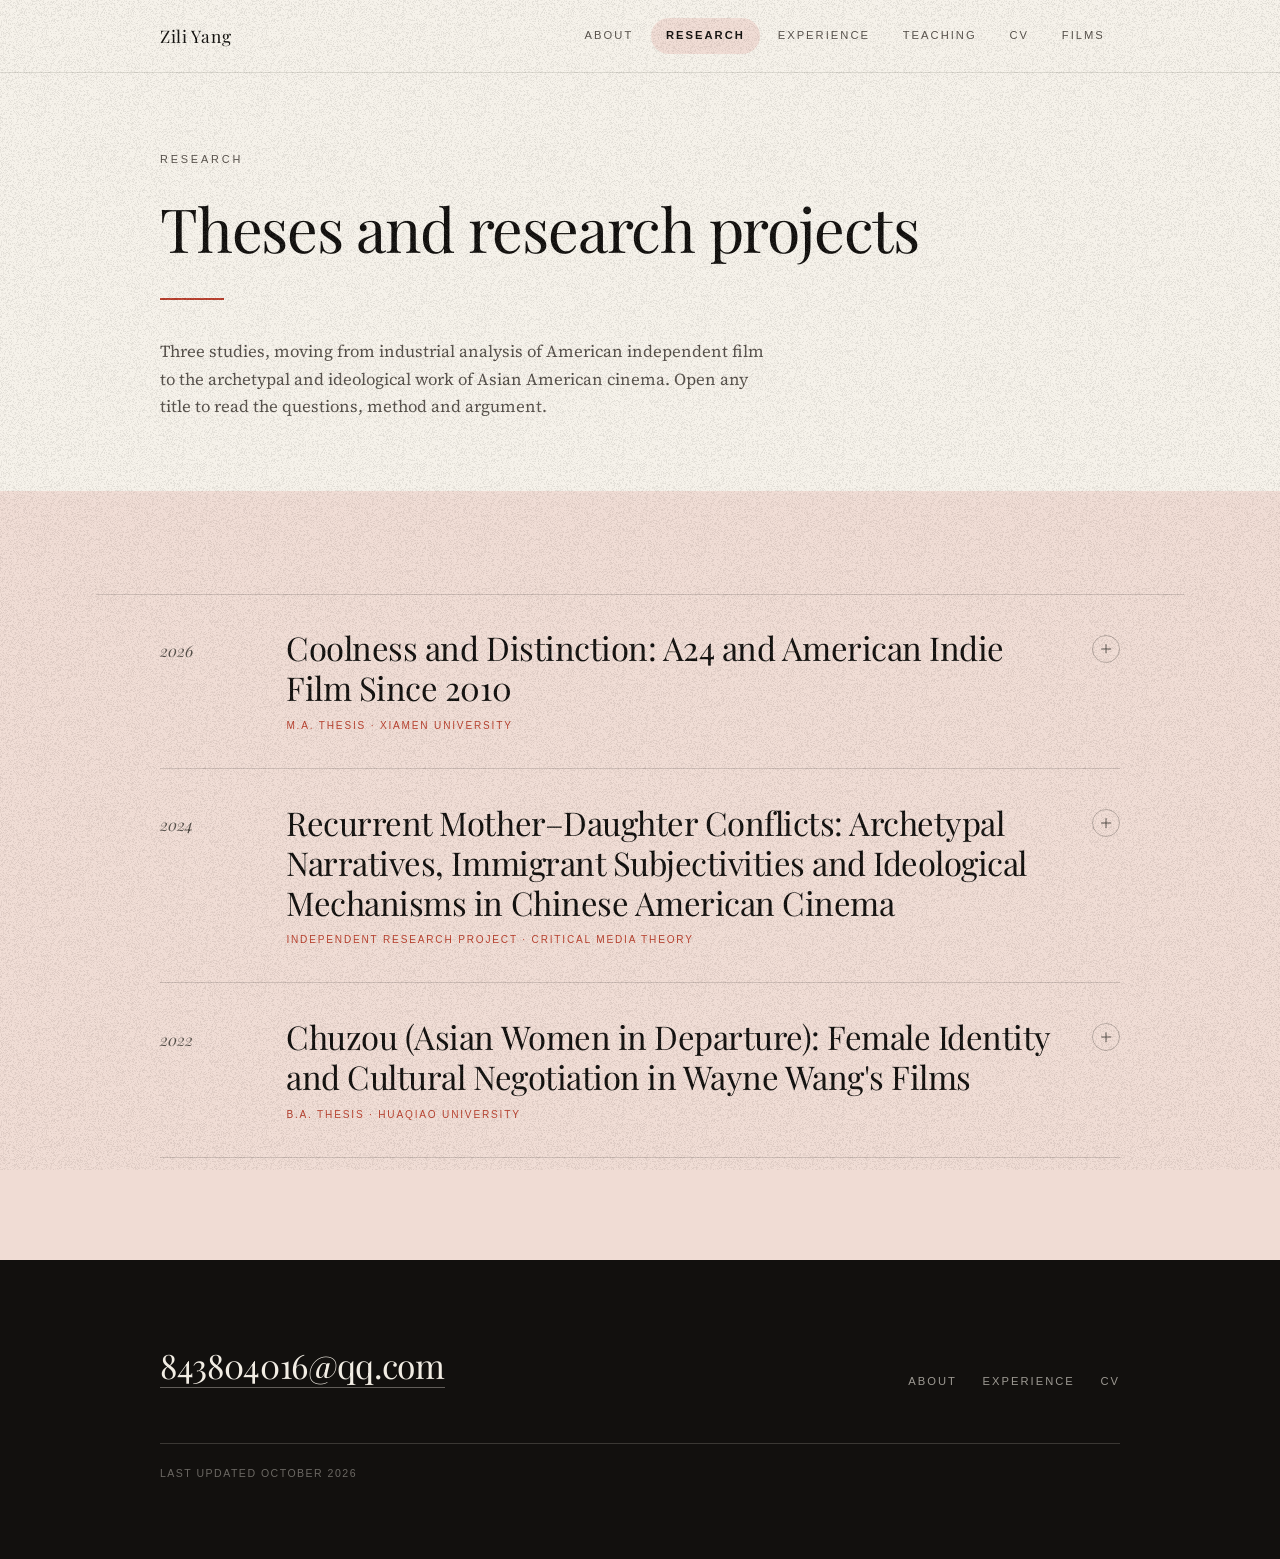
<file: research.html>
<!DOCTYPE html>
<html lang="en">
<head>
  <meta charset="UTF-8">
  <meta name="viewport" content="width=device-width, initial-scale=1">
  <title>Research — Zili Yang</title>
  <meta name="description" content="Theses and research projects by Zili Yang: A24 and American independent cinema, Chinese American cinema, Wayne Wang.">
  <link rel="icon" href="data:image/svg+xml,<svg xmlns='http://www.w3.org/2000/svg' viewBox='0 0 32 32'><rect width='32' height='32' fill='%2312100e'/><text x='16' y='23' font-family='Georgia,serif' font-size='17' font-style='italic' fill='%23f6f2ea' text-anchor='middle'>Z</text></svg>">
  <link rel="stylesheet" href="style.css">
</head>
<body>

  <header class="nav">
    <div class="wrap nav-inner">
      <a class="nav-name" href="index.html">Zili Yang</a>
      <nav class="nav-links">
        <a href="index.html">About</a>
        <a class="is-active" href="research.html">Research</a>
        <a href="experience.html">Experience</a>
        <a href="teaching.html">Teaching</a>
        <a href="cv.html">CV</a>
        <a href="films.html">Films</a>
      </nav>
    </div>
  </header>

  <section class="band band--paper page-head">
    <div class="wrap">
      <p class="kicker">Research</p>
      <h1 class="page-title">Theses and research projects</h1>
      <div class="hero-rule"></div>
      <p class="page-lede">
        Three studies, moving from industrial analysis of American independent
        film to the archetypal and ideological work of Asian American cinema.
        Open any title to read the questions, method and argument.
      </p>
    </div>
  </section>

  <section class="band band--blush">
    <div class="wrap research-list">

      <details class="study-item" name="research">
        <summary>
          <span class="study-year">2026</span>
          <span class="study-heading">
            <span class="study-title">Coolness and Distinction: A24 and American Indie Film Since 2010</span>
            <span class="study-meta">M.A. thesis · Xiamen University</span>
          </span>
          <span class="study-toggle" aria-hidden="true"></span>
        </summary>
        <div class="study-body">
          <p>
            <strong>Questions</strong>
            How did A24 achieve both significant economic success and cultural
            influence? What does this success reveal about broader changes in the
            indie film industry and culture? Why does a "cool" brand make sense?
          </p>
          <p>
            <strong>Method</strong>
            Enlightened by Jerome Christensen's idea of the corporate author, A24
            is treated as an author with intentions and substantial control over
            its products. The thesis first positions A24 within the media industry
            and traces the relationship between its success and industrial change.
            With Bourdieu's theories of taste and distinction, together with brand
            economics, it then analyzes the history of cool culture and A24's brand
            strategy. Finally it compares A24 with Miramax and Neon.
          </p>
          <p>
            <strong>Argument</strong>
            A24's success stems in large part from its use of emerging networked
            media, taste culture and brand strategy in response to a developing
            youth culture led by the new generation. In the process the company has
            reshaped the appeal of American independent cinema among younger
            audiences, generating a new form of cinephilia marked by the pursuit of
            "cool," loyalty to the company's brand, and the affirmation of one's own
            identity — rather than a primary appreciation of directors' aesthetics.
          </p>
        </div>
      </details>

      <details class="study-item" name="research">
        <summary>
          <span class="study-year">2024</span>
          <span class="study-heading">
            <span class="study-title">Recurrent Mother–Daughter Conflicts: Archetypal Narratives, Immigrant Subjectivities and Ideological Mechanisms in Chinese American Cinema</span>
            <span class="study-meta">Independent research project · Critical Media Theory</span>
          </span>
          <span class="study-toggle" aria-hidden="true"></span>
        </summary>
        <div class="study-body">
          <p>
            <strong>Question</strong>
            In Chinese American cinema, why has the same narrative pattern of
            mother–daughter conflict been reproduced by different filmmakers across
            different historical periods?
          </p>
          <p>
            <strong>Method</strong>
            Following Northrop Frye, the paper traces the recurring narrative back
            to the myth of Demeter and Persephone and reads its recurrence as a
            manifestation of the collective unconscious — one that includes the
            "fantasy of symbiosis" proposed by psychoanalyst Iki Freud. The pattern
            is then examined through three lenses: the immigrant experience,
            commerce, and ideology.
          </p>
          <p>
            <strong>Argument</strong>
            The recurring mother–daughter relationship symbolically reflects the
            breakdown of immigrants' "symbiotic fantasy" with their homeland and the
            identity anxieties it produces. Driven by the pursuit of commercial
            success, it is also bound up with longstanding representations of Asian
            women in American cinema and with audiences' Orientalist imaginary. The
            paper proposes that Asian American cinema has grown increasingly
            privatized — detaching its protagonists from the broader social
            landscape and confining their stories to the family, a tendency that
            turns Asian American identity into a form of generic spectacle.
          </p>
        </div>
      </details>

      <details class="study-item" name="research">
        <summary>
          <span class="study-year">2022</span>
          <span class="study-heading">
            <span class="study-title">Chuzou (Asian Women in Departure): Female Identity and Cultural Negotiation in Wayne Wang's Films</span>
            <span class="study-meta">B.A. thesis · Huaqiao University</span>
          </span>
          <span class="study-toggle" aria-hidden="true"></span>
        </summary>
        <div class="study-body">
          <p>
            <strong>Questions</strong>
            What characterizes the representation of Asian women in Wayne Wang's
            films, and why does it matter culturally and film-historically?
          </p>
          <p>
            <strong>Method</strong>
            Uses "chuzou" — an important topic in Chinese literary and art criticism
            — as the central analytical framework. Beyond physical departure,
            <em>chuzou</em> represents the power of women who resist oppression.
            Postcolonial perspectives are then used to place this resilience within
            broader ideological and historical contexts.
          </p>
          <p>
            <strong>Argument</strong>
            Two generations of Asian American women in Wang's films depart from their
            homes and established social environments in pursuit of their own
            identities and subjectivities. Through narratives of intergenerational
            conflict, ruptured intimate relationships, and reconciliation, these
            films represent the social dilemmas of these women and the processes of
            cultural negotiation. In contrast to the evil and hypersexualized
            "Dragon Lady" stereotype prevalent in earlier American cinema, these
            characters open up new possibilities for representation in a globalized
            context.
          </p>
        </div>
      </details>

    </div>
  </section>

  <footer class="band band--ink footer">
    <div class="wrap">
      <div class="footer-grid">
        <p class="footer-mail">
          <a href="mailto:843804016@qq.com">843804016@qq.com</a>
        </p>
        <ul class="footer-links">
          <li><a href="index.html">About</a></li>
          <li><a href="experience.html">Experience</a></li>
          <li><a href="cv.html">CV</a></li>
        </ul>
      </div>
      <p class="footer-note">Last updated October 2026</p>
    </div>
  </footer>

</body>
</html>
</file>
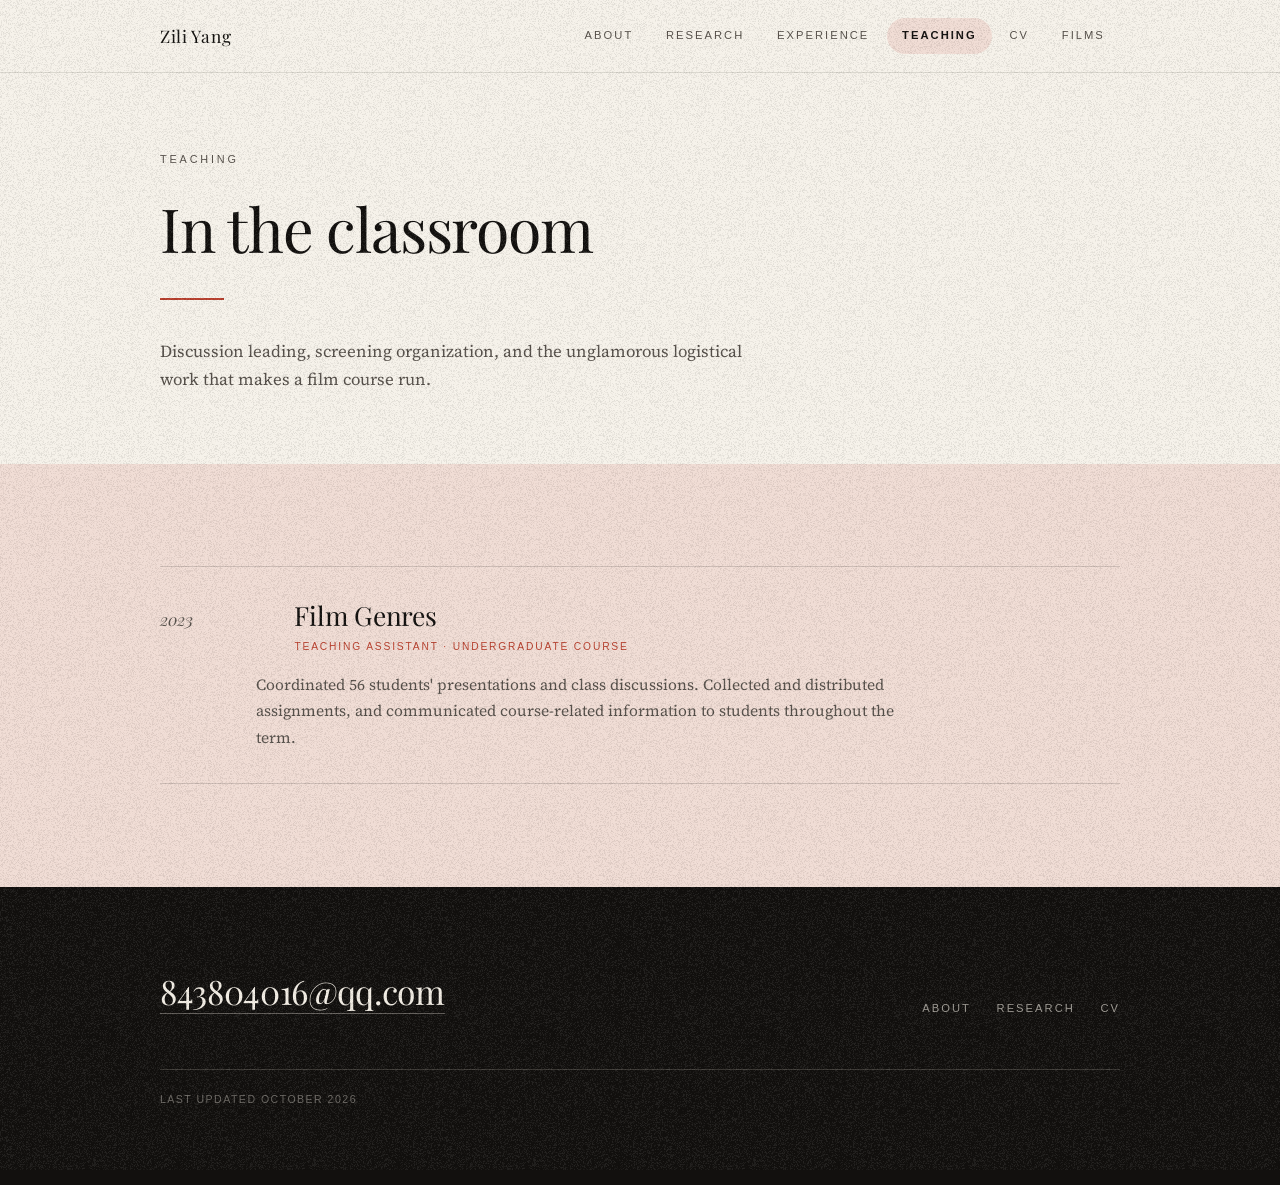
<file: teaching.html>
<!DOCTYPE html>
<html lang="en">
<head>
  <meta charset="UTF-8">
  <meta name="viewport" content="width=device-width, initial-scale=1">
  <title>Teaching — Zili Yang</title>
  <meta name="description" content="Teaching experience of Zili Yang.">
  <link rel="icon" href="data:image/svg+xml,<svg xmlns='http://www.w3.org/2000/svg' viewBox='0 0 32 32'><rect width='32' height='32' fill='%2312100e'/><text x='16' y='23' font-family='Georgia,serif' font-size='17' font-style='italic' fill='%23f6f2ea' text-anchor='middle'>Z</text></svg>">
  <link rel="stylesheet" href="style.css">
</head>
<body>

  <header class="nav">
    <div class="wrap nav-inner">
      <a class="nav-name" href="index.html">Zili Yang</a>
      <nav class="nav-links">
        <a href="index.html">About</a>
        <a href="research.html">Research</a>
        <a href="experience.html">Experience</a>
        <a class="is-active" href="teaching.html">Teaching</a>
        <a href="cv.html">CV</a>
        <a href="films.html">Films</a>
      </nav>
    </div>
  </header>

  <section class="band band--paper page-head">
    <div class="wrap">
      <p class="kicker">Teaching</p>
      <h1 class="page-title">In the classroom</h1>
      <div class="hero-rule"></div>
      <p class="page-lede">
        Discussion leading, screening organization, and the unglamorous
        logistical work that makes a film course run.
      </p>
    </div>
  </section>

  <section class="band band--blush">
    <div class="wrap">

      <article class="study">
        <div class="study-head">
          <span class="study-year">2023</span>
          <div>
            <h2 class="study-title">Film Genres</h2>
            <p class="study-meta">Teaching assistant · undergraduate course</p>
          </div>
        </div>
        <div class="study-body">
          <p>
            Coordinated 56 students' presentations and class discussions. Collected
            and distributed assignments, and communicated course-related information
            to students throughout the term.
          </p>
        </div>
      </article>

    </div>
  </section>

  <footer class="band band--ink footer">
    <div class="wrap">
      <div class="footer-grid">
        <p class="footer-mail">
          <a href="mailto:843804016@qq.com">843804016@qq.com</a>
        </p>
        <ul class="footer-links">
          <li><a href="index.html">About</a></li>
          <li><a href="research.html">Research</a></li>
          <li><a href="cv.html">CV</a></li>
        </ul>
      </div>
      <p class="footer-note">Last updated October 2026</p>
    </div>
  </footer>

</body>
</html>
</file>
<file: style.css>
/* ============================================================
   学术主页 · 视觉层
   ------------------------------------------------------------
   设计语言取自两份参考：
   · 参考一的做法 —— 整片换底色的横带（纸白 / 淡玫瑰 / 墨黑）
     交替出现，Playfair 衬线大标题，人像出血到版面左边缘外。
   · 参考二的做法 —— 电影剧照式的图文交替、散文式图注、
     用极小的大写无衬线字做标签。
   共同点：只有三种颜色、两种字体、一条细红线；
   其余全靠字号落差和留白。
   ============================================================ */

/* ---------- 自动托管在站内的字体（不依赖外部 CDN） ---------- */

@font-face {
  font-family: 'Playfair Display';
  font-style: normal;
  font-weight: 400 900;
  font-display: swap;
  src: url('fonts/playfair-normal.woff2') format('woff2');
}

@font-face {
  font-family: 'Playfair Display';
  font-style: italic;
  font-weight: 400 900;
  font-display: swap;
  src: url('fonts/playfair-italic.woff2') format('woff2');
}

@font-face {
  font-family: 'Source Serif 4';
  font-style: normal;
  font-weight: 200 900;
  font-display: swap;
  src: url('fonts/sourceserif-normal.woff2') format('woff2');
}

@font-face {
  font-family: 'Source Serif 4';
  font-style: italic;
  font-weight: 200 900;
  font-display: swap;
  src: url('fonts/sourceserif-italic.woff2') format('woff2');
}

/* ---------- 控制面板：改这里就能换掉整套气质 ---------- */

:root {
  --paper:     #f6f2ea;   /* 纸白，带暖调 */
  --blush:     #f0dcd4;   /* 淡玫瑰，用于人像带 */
  --ink:       #12100e;   /* 墨黑，稍微偏棕，比纯黑柔和 */
  --ink-soft:  #56504a;
  --accent:    #b8402e;   /* 唯一的彩色：电影海报那种暗红 */
  --on-ink:    #f2ede4;   /* 墨黑底上的字色 */

  --display: 'Playfair Display', Georgia, 'Songti SC', SimSun, serif;
  --body:    'Source Serif 4', Georgia, 'Songti SC', SimSun, serif;
  --label:   'Segoe UI', -apple-system, 'PingFang SC', 'Microsoft YaHei', sans-serif;

  --wrap: 68rem;          /* 版面宽度 */
  --gutter: clamp(1.25rem, 5vw, 4.5rem);
}

* { box-sizing: border-box; }

html {
  scroll-behavior: smooth;
  -webkit-text-size-adjust: 100%;
}

body {
  margin: 0;
  background: var(--paper);
  color: var(--ink);
  font-family: var(--body);
  font-size: 1.0625rem;
  line-height: 1.72;
  -webkit-font-smoothing: antialiased;
}

img { max-width: 100%; display: block; }

/* ---------- 全站胶片颗粒 ---------- */
/* 一层固定覆盖视口的噪点贴图（grain.png，黑白点 + 极低透明度），
   不参与布局、不接收鼠标事件。因为贴图里同时有白点和黑点，
   浅色带上显脏、深色带上显亮，两个底都能吃到。
   想调强弱：改这里的 opacity（整体），或重新生成 grain.png 调 alpha。 */

body::after {
  content: '';
  position: fixed;
  inset: -30%;
  z-index: 60;
  pointer-events: none;
  background-image: url('grain.png');
  background-size: 220px 220px;
  opacity: 0.85;
  animation: grain-shift 1.6s steps(5) infinite;
  will-change: transform;
}

@keyframes grain-shift {
  0%   { transform: translate(0, 0); }
  20%  { transform: translate(-1.2%, -0.8%); }
  40%  { transform: translate(0.9%, -1.4%); }
  60%  { transform: translate(-0.7%, 1.1%); }
  80%  { transform: translate(1.3%, 0.5%); }
  100% { transform: translate(0, 0); }
}

@media (prefers-reduced-motion: reduce) {
  body::after { animation: none; }
}

/* ---------- 横带：整片换底色的基础单元 ---------- */

.band {
  position: relative;
  padding: clamp(3.5rem, 8vw, 7.5rem) 0;
}

.band--paper { background: var(--paper); }
.band--blush { background: var(--blush); }
.band--ink   { background: var(--ink); color: var(--on-ink); }

.wrap {
  max-width: var(--wrap);
  margin: 0 auto;
  padding: 0 var(--gutter);
}

/* ---------- 顶部条 ---------- */

.topbar {
  position: sticky;
  top: 0;
  z-index: 20;
  background: var(--paper);
  background: color-mix(in srgb, var(--paper) 92%, transparent);
  backdrop-filter: blur(10px);
  border-bottom: 1px solid color-mix(in srgb, var(--ink) 12%, transparent);
}

.topbar-inner {
  display: flex;
  align-items: baseline;
  justify-content: space-between;
  gap: 1.5rem;
  padding-top: 1rem;
  padding-bottom: 1rem;
}

.topbar-name {
  font-family: var(--display);
  font-size: 1rem;
  letter-spacing: 0.06em;
}

.topnav {
  display: flex;
  gap: clamp(1rem, 3vw, 2.25rem);
}

.topnav a,
.hero-links a,
.footer-links a {
  font-family: var(--label);
  font-size: 0.7rem;
  font-weight: 500;
  letter-spacing: 0.18em;
  text-transform: uppercase;
  color: var(--ink-soft);
  text-decoration: none;
  transition: color 0.18s ease;
}

.topnav a:hover,
.hero-links a:hover { color: var(--accent); }

/* ---------- 首屏 ---------- */

.hero {
  padding-top: clamp(3rem, 7vw, 6rem);
  padding-bottom: 0;
  overflow: hidden;
}

.kicker {
  margin: 0 0 1.75rem;
  font-family: var(--label);
  font-size: 0.68rem;
  font-weight: 500;
  letter-spacing: 0.26em;
  text-transform: uppercase;
  color: var(--ink-soft);
}

.hero-name {
  margin: 0;
  font-family: var(--display);
  font-weight: 400;
  font-size: clamp(3rem, 9vw, 7rem);
  line-height: 0.86;
  letter-spacing: -0.025em;
}

.hero-rule {
  width: 4rem;
  height: 2px;
  margin: clamp(1.5rem, 3vw, 2.5rem) 0;
  background: var(--accent);
}

.hero-lede {
  max-width: 34rem;
  margin: 0 0 2rem;
  font-size: clamp(1.05rem, 1.6vw, 1.3rem);
  line-height: 1.6;
}

.hero-links {
  display: flex;
  flex-wrap: wrap;
  gap: 0.75rem 2rem;
  margin: 0;
  padding: 0 0 clamp(2.5rem, 6vw, 4.5rem);
  list-style: none;
}

.hero-links a { border-bottom: 1px solid color-mix(in srgb, var(--ink) 25%, transparent); padding-bottom: 2px; }

/* 首屏底部一条极细的红色键线，作为进入下一带的过渡 */
.hero::after {
  content: '';
  display: block;
  height: 1px;
  background: color-mix(in srgb, var(--ink) 14%, transparent);
}

/* ---------- 章节编号标签 ---------- */

.section-num {
  margin: 0 0 1.75rem;
  font-family: var(--label);
  font-size: 0.68rem;
  font-weight: 500;
  letter-spacing: 0.24em;
  text-transform: uppercase;
  color: var(--accent);
}

.band--ink .section-num { color: color-mix(in srgb, var(--on-ink) 55%, transparent); }

h2 {
  margin: 0 0 1.5rem;
  font-family: var(--display);
  font-weight: 400;
  font-size: clamp(1.75rem, 3.6vw, 2.6rem);
  line-height: 1.12;
  letter-spacing: -0.015em;
}

/* ---------- About：人像出血 + 正文 ---------- */

.about-grid {
  display: grid;
  grid-template-columns: minmax(0, 22rem) minmax(0, 1fr);
  gap: clamp(2rem, 5vw, 4.5rem);
  align-items: start;
}

/* 人像向左溢出到版面外，模仿参考一里被切掉一半的脸 */
.about-portrait {
  margin-left: calc(var(--gutter) * -1 - 3rem);
}

.portrait-frame {
  position: relative;
  aspect-ratio: 3 / 4;
  background: #191614;
  overflow: hidden;
}

.portrait-frame img {
  width: 100%;
  height: 100%;
  object-fit: cover;
  filter: grayscale(1) contrast(1.08);
}

.portrait-placeholder {
  position: absolute;
  inset: 0;
  display: grid;
  place-content: center;
  gap: 0.5rem;
  text-align: center;
  font-family: var(--label);
  font-size: 0.62rem;
  letter-spacing: 0.22em;
  text-transform: uppercase;
  color: color-mix(in srgb, var(--on-ink) 42%, transparent);
}

.portrait-frame::before {
  content: '';
  position: absolute;
  inset: 0.75rem;
  border: 1px solid color-mix(in srgb, var(--on-ink) 16%, transparent);
  pointer-events: none;
  z-index: 1;
}

.portrait-cap {
  margin: 0.75rem 0 0;
  font-family: var(--label);
  font-size: 0.62rem;
  letter-spacing: 0.16em;
  text-transform: uppercase;
  color: var(--ink-soft);
}

.about-copy p { margin: 0 0 1.15rem; max-width: 34rem; }

.interests {
  margin-top: 2rem !important;
  padding-top: 1.25rem;
  border-top: 1px solid color-mix(in srgb, var(--ink) 18%, transparent);
  font-size: 0.95rem;
  line-height: 1.7;
  color: var(--ink-soft);
}

.interests strong {
  font-family: var(--label);
  font-size: 0.66rem;
  font-weight: 600;
  letter-spacing: 0.2em;
  text-transform: uppercase;
  color: var(--ink);
  display: block;
  margin-bottom: 0.5rem;
}

/* ---------- 墨黑引文带：整页唯一"电影感"的正面 ---------- */

.quote {
  overflow: hidden;
  text-align: center;
}

.quote .wrap { position: relative; }

.quote blockquote {
  margin: 0 auto;
  max-width: 30ch;
  font-family: var(--display);
  font-style: italic;
  font-weight: 400;
  font-size: clamp(1.5rem, 3.4vw, 2.4rem);
  line-height: 1.34;
  letter-spacing: -0.01em;
}

.quote cite {
  display: block;
  margin-top: 2rem;
  font-family: var(--label);
  font-style: normal;
  font-size: 0.66rem;
  letter-spacing: 0.24em;
  text-transform: uppercase;
  color: color-mix(in srgb, var(--on-ink) 50%, transparent);
}

/* ---------- 论文列表 ---------- */

.group {
  margin: 3rem 0 1rem;
  font-family: var(--label);
  font-size: 0.68rem;
  font-weight: 600;
  letter-spacing: 0.22em;
  text-transform: uppercase;
  color: var(--ink-soft);
}

.group:first-of-type { margin-top: 2rem; }

.entries {
  margin: 0;
  padding: 0;
  list-style: none;
  border-top: 1px solid color-mix(in srgb, var(--ink) 16%, transparent);
}

.entry {
  display: grid;
  grid-template-columns: 5rem minmax(0, 1fr);
  gap: clamp(1rem, 3vw, 2.5rem);
  padding: 1.35rem 0;
  border-bottom: 1px solid color-mix(in srgb, var(--ink) 16%, transparent);
}

.entry-year {
  font-family: var(--display);
  font-style: italic;
  font-size: 1.05rem;
  color: var(--ink-soft);
  padding-top: 0.1rem;
}

.entry-title {
  margin: 0 0 0.3rem;
  font-weight: 600;
  font-size: 1.05rem;
  line-height: 1.45;
}

.entry-meta {
  margin: 0;
  font-style: italic;
  font-size: 0.94rem;
  color: var(--ink-soft);
  line-height: 1.5;
}

/* ---------- 影单 ---------- */

.films-intro {
  max-width: 32rem;
  margin: 0 0 2.5rem;
}

.films {
  margin: 0;
  padding: 0;
  list-style: none;
  display: grid;
  grid-template-columns: repeat(2, minmax(0, 1fr));
  border-top: 1px solid color-mix(in srgb, var(--ink) 16%, transparent);
}

.films li {
  padding: 1.6rem 2.25rem 1.6rem 0;
  border-bottom: 1px solid color-mix(in srgb, var(--ink) 16%, transparent);
}

/* 两栏之间一条竖线，读起来像账本而不是卡片列表 */
.films li:nth-child(odd) {
  border-right: 1px solid color-mix(in srgb, var(--ink) 16%, transparent);
}

.films li:nth-child(even) {
  padding-left: 2.25rem;
  padding-right: 0;
}

.film-title {
  margin: 0 0 0.3rem;
  font-family: var(--display);
  font-style: italic;
  font-weight: 400;
  font-size: 1.3rem;
  line-height: 1.25;
}

.film-meta {
  margin: 0 0 0.65rem;
  font-family: var(--label);
  font-size: 0.62rem;
  letter-spacing: 0.18em;
  text-transform: uppercase;
  color: var(--ink-soft);
}

.film-note {
  margin: 0;
  font-size: 0.93rem;
  line-height: 1.55;
  color: var(--ink-soft);
}

/* ---------- 教学 ---------- */

.teach-list {
  margin: 0;
  padding: 0;
  list-style: none;
  border-top: 1px solid color-mix(in srgb, var(--ink) 16%, transparent);
}

.teach-list li {
  display: grid;
  grid-template-columns: 8rem minmax(0, 1fr);
  gap: clamp(1rem, 3vw, 2.5rem);
  padding: 1.15rem 0;
  border-bottom: 1px solid color-mix(in srgb, var(--ink) 16%, transparent);
}

.teach-when {
  font-family: var(--label);
  font-size: 0.7rem;
  letter-spacing: 0.14em;
  text-transform: uppercase;
  color: var(--ink-soft);
  padding-top: 0.3rem;
}

.teach-what { font-size: 1rem; line-height: 1.5; }
.teach-what em { font-style: italic; }

.teach-sub {
  display: block;
  font-size: 0.9rem;
  color: var(--ink-soft);
  margin-top: 0.15rem;
}

/* ---------- 页脚 ---------- */

.footer {
  padding: clamp(3rem, 6vw, 5rem) 0;
}

.footer-grid {
  display: grid;
  grid-template-columns: minmax(0, 1fr) auto;
  gap: 2rem;
  align-items: end;
}

.footer-mail {
  margin: 0;
  font-family: var(--display);
  font-size: clamp(1.4rem, 3vw, 2.1rem);
  letter-spacing: -0.01em;
}

.footer-mail a {
  color: var(--on-ink);
  text-decoration: none;
  border-bottom: 1px solid color-mix(in srgb, var(--on-ink) 35%, transparent);
}

.footer-mail a:hover { border-bottom-color: var(--on-ink); }

.footer-links {
  display: flex;
  flex-wrap: wrap;
  gap: 0.6rem 1.6rem;
  margin: 0;
  padding: 0;
  list-style: none;
  justify-content: flex-end;
}

.footer-links a { color: color-mix(in srgb, var(--on-ink) 62%, transparent); }
.footer-links a:hover { color: var(--on-ink); }

.footer-note {
  margin: 3rem 0 0;
  padding-top: 1.25rem;
  border-top: 1px solid color-mix(in srgb, var(--on-ink) 18%, transparent);
  font-family: var(--label);
  font-size: 0.66rem;
  letter-spacing: 0.14em;
  text-transform: uppercase;
  color: color-mix(in srgb, var(--on-ink) 40%, transparent);
}

/* ---------- 窄屏 ---------- */

@media (max-width: 46rem) {
  body { font-size: 1rem; }

  .topbar-inner { flex-direction: column; gap: 0.5rem; }
  .topnav { gap: 1.25rem; flex-wrap: wrap; }

  .about-grid { grid-template-columns: 1fr; }
  .about-portrait { margin-left: 0; }
  .portrait-frame { aspect-ratio: 4 / 3; }

  .entry,
  .teach-list li { grid-template-columns: 1fr; gap: 0.35rem; }
  .entry-year { padding-top: 0; }

  .films { grid-template-columns: 1fr; }
  .films li:nth-child(odd) { border-right: none; }
  .films li:nth-child(even) { padding-left: 0; }
  .films li { padding-right: 0; }

  .footer-grid { grid-template-columns: 1fr; align-items: start; }
  .footer-links { justify-content: flex-start; }
}

/* ---------- 深色系统 ---------- */

@media (prefers-color-scheme: dark) {
  :root {
    --paper:    #14120f;
    --blush:    #201a17;
    --ink:      #f2ede4;
    --ink-soft: #a09a92;
    --on-ink:   #14120f;
  }

  .band--ink { background: #f2ede4; color: #14120f; }
  .band--ink .section-num { color: #7a7166; }
}

/* ---------- 打印 ---------- */

@media print {
  .topbar { display: none; }
  body { background: #fff; color: #000; font-size: 10.5pt; }
  .band { background: #fff !important; color: #000 !important; padding: 1.5rem 0; }
  .band--ink { border-top: 1px solid #000; }
  body::after { display: none; }
  a { color: #000 !important; border: none !important; }
  .band { break-inside: avoid; }
}

/* ============================================================
   多页面版新增：顶部导航（药丸高亮）、页面标题区、CV 排版
   ============================================================ */

.nav {
  position: sticky;
  top: 0;
  z-index: 30;
  background: var(--paper);
  background: color-mix(in srgb, var(--paper) 92%, transparent);
  backdrop-filter: blur(10px);
  border-bottom: 1px solid color-mix(in srgb, var(--ink) 12%, transparent);
}

.nav-inner {
  display: flex;
  align-items: center;
  justify-content: space-between;
  gap: 1.5rem;
  min-height: 4.5rem;
  flex-wrap: wrap;
}

.nav-name {
  font-family: var(--display);
  font-size: 1.08rem;
  letter-spacing: 0.04em;
  color: var(--ink);
  text-decoration: none;
  border-bottom: none;
}

.nav-links {
  display: flex;
  flex-wrap: wrap;
  gap: 0.15rem;
}

.nav-links a {
  font-family: var(--label);
  font-size: 0.7rem;
  font-weight: 500;
  letter-spacing: 0.18em;
  text-transform: uppercase;
  color: var(--ink-soft);
  text-decoration: none;
  border-bottom: none;
  padding: 0.55rem 0.95rem;
  border-radius: 999px;
  transition: color 0.18s ease, background 0.18s ease;
}

.nav-links a:hover {
  color: var(--ink);
  background: color-mix(in srgb, var(--ink) 7%, transparent);
}

.nav-links a.is-active {
  color: var(--ink);
  font-weight: 600;
  background: var(--blush);
}

/* ---------- 内页标题区 ---------- */

.page-head {
  padding: clamp(3rem, 6vw, 5.5rem) 0 clamp(1.5rem, 3vw, 2.5rem);
}

.page-title {
  margin: 0 0 1.4rem;
  font-family: var(--display);
  font-weight: 400;
  font-size: clamp(2.1rem, 5.5vw, 3.8rem);
  line-height: 1.03;
  letter-spacing: -0.02em;
  max-width: 22ch;
}

.page-lede {
  max-width: 38rem;
  margin: 0 0 2rem;
  font-size: 1.05rem;
  line-height: 1.65;
  color: var(--ink-soft);
}

/* ---------- 研究条目（多页面版更宽松） ---------- */

.study {
  padding: 2rem 0;
  border-bottom: 1px solid color-mix(in srgb, var(--ink) 16%, transparent);
}

.study:first-of-type { border-top: 1px solid color-mix(in srgb, var(--ink) 16%, transparent); }

.study-head {
  display: grid;
  grid-template-columns: 6rem minmax(0, 1fr);
  gap: clamp(1rem, 3vw, 2.5rem);
  align-items: baseline;
}

.study-year {
  font-family: var(--display);
  font-style: italic;
  font-size: 1.05rem;
  color: var(--ink-soft);
}

.study-title {
  margin: 0 0 0.35rem;
  font-family: var(--display);
  font-weight: 400;
  font-size: clamp(1.25rem, 2.6vw, 1.65rem);
  line-height: 1.28;
  letter-spacing: -0.01em;
}

.study-meta {
  margin: 0;
  font-family: var(--label);
  font-size: 0.64rem;
  letter-spacing: 0.18em;
  text-transform: uppercase;
  color: var(--accent);
}

.study-body {
  margin: 1rem 0 0 6rem;
  max-width: 40rem;
}

.study-body p {
  margin: 0 0 0.8rem;
  font-size: 0.97rem;
  line-height: 1.7;
  color: var(--ink-soft);
}

.study-body p:last-child { margin-bottom: 0; }

.study-body strong {
  font-family: var(--label);
  font-size: 0.62rem;
  font-weight: 600;
  letter-spacing: 0.18em;
  text-transform: uppercase;
  color: var(--ink);
  display: block;
  margin-bottom: 0.3rem;
}

/* ---------- CV 页排版 ---------- */

.cv { max-width: 46rem; }

.cv h3 {
  margin: 2.75rem 0 1.1rem;
  padding-bottom: 0.5rem;
  border-bottom: 1px solid color-mix(in srgb, var(--ink) 16%, transparent);
  font-family: var(--label);
  font-size: 0.68rem;
  font-weight: 600;
  letter-spacing: 0.22em;
  text-transform: uppercase;
  color: var(--ink-soft);
}

.cv h3:first-child { margin-top: 0; }

.cv p {
  margin: 0 0 0.4rem;
  font-size: 0.98rem;
  line-height: 1.6;
}

.cv ul {
  margin: 0.4rem 0 1.4rem;
  padding-left: 1.1rem;
}

.cv li {
  margin-bottom: 0.35rem;
  font-size: 0.93rem;
  line-height: 1.65;
  color: var(--ink-soft);
}

.cv strong { color: var(--ink); font-weight: 600; }

.cv em { font-style: italic; color: var(--ink-soft); }

.cv .entry-block { margin-bottom: 1.4rem; }

/* ---------- 窄屏 ---------- */

@media (max-width: 46rem) {
  .nav-inner { flex-direction: column; align-items: flex-start; gap: 0.4rem; padding-top: 0.85rem; padding-bottom: 0.85rem; }
  .nav-links { gap: 0; }
  .nav-links a { padding: 0.45rem 0.7rem; letter-spacing: 0.12em; }
  .study-head { grid-template-columns: 1fr; gap: 0.2rem; }
  .study-body { margin-left: 0; }
}

/* ============================================================
   Research 页：可展开的大标题列表（原生 details，零 JS）
   ============================================================ */

.research-list {
  border-top: 1px solid color-mix(in srgb, var(--ink) 16%, transparent);
}

.study-item {
  border-bottom: 1px solid color-mix(in srgb, var(--ink) 16%, transparent);
}

.study-item > summary {
  display: grid;
  grid-template-columns: 5.5rem minmax(0, 1fr) 1.75rem;
  gap: clamp(1rem, 3vw, 2.5rem);
  align-items: start;
  padding: 2.1rem 0;
  cursor: pointer;
  list-style: none;
  transition: opacity 0.18s ease;
}

.study-item > summary::-webkit-details-marker { display: none; }
.study-item > summary::marker { content: ''; }

/* 悬停时标题微微变暗红，暗示可点 */
.study-item > summary:hover .study-title { color: var(--accent); }
.study-item > summary:focus-visible { outline: 2px solid var(--accent); outline-offset: 4px; }

.study-item .study-year {
  font-family: var(--display);
  font-style: italic;
  font-size: 1rem;
  color: var(--ink-soft);
  padding-top: 0.55rem;
}

.study-heading { display: block; }

.study-item .study-title {
  display: block;
  margin: 0 0 0.55rem;
  font-family: var(--display);
  font-weight: 400;
  font-size: clamp(1.45rem, 3.3vw, 2.05rem);
  line-height: 1.22;
  letter-spacing: -0.015em;
  transition: color 0.18s ease;
}

.study-item .study-meta {
  display: block;
  font-family: var(--label);
  font-size: 0.63rem;
  letter-spacing: 0.18em;
  text-transform: uppercase;
  color: var(--accent);
}

/* 右侧的加号，展开时减号 */
.study-toggle {
  position: relative;
  width: 1.75rem;
  height: 1.75rem;
  margin-top: 0.4rem;
  border: 1px solid color-mix(in srgb, var(--ink) 25%, transparent);
  border-radius: 50%;
  justify-self: end;
  transition: border-color 0.18s ease, background 0.18s ease;
}

.study-toggle::before,
.study-toggle::after {
  content: '';
  position: absolute;
  top: 50%;
  left: 50%;
  background: var(--ink-soft);
  transition: transform 0.22s ease, opacity 0.22s ease;
}

.study-toggle::before {
  width: 0.6rem;
  height: 1px;
  transform: translate(-50%, -50%);
}

.study-toggle::after {
  width: 1px;
  height: 0.6rem;
  transform: translate(-50%, -50%);
}

.study-item[open] .study-toggle {
  background: var(--accent);
  border-color: var(--accent);
}

.study-item[open] .study-toggle::before,
.study-item[open] .study-toggle::after { background: var(--paper); }

.study-item[open] .study-toggle::after { opacity: 0; }

.study-item > .study-body {
  margin: 0 0 2.2rem;
  padding-left: calc(5.5rem + clamp(1rem, 3vw, 2.5rem));
  max-width: 46rem;
  animation: reveal 0.25s ease;
}

@keyframes reveal {
  from { opacity: 0; transform: translateY(-4px); }
  to   { opacity: 1; transform: translateY(0); }
}

.study-item > .study-body p {
  margin: 0 0 0.9rem;
  font-size: 0.98rem;
  line-height: 1.72;
  color: var(--ink-soft);
}

.study-item > .study-body p:last-child { margin-bottom: 0; }

.study-item > .study-body strong {
  display: block;
  margin-bottom: 0.3rem;
  font-family: var(--label);
  font-size: 0.62rem;
  font-weight: 600;
  letter-spacing: 0.18em;
  text-transform: uppercase;
  color: var(--ink);
}

@media (prefers-reduced-motion: reduce) {
  .study-item > .study-body { animation: none; }
}

@media (max-width: 46rem) {
  .study-item > summary { grid-template-columns: 1fr 1.75rem; gap: 0.35rem 1rem; padding: 1.6rem 0; }
  .study-item .study-year { grid-column: 1 / -1; padding-top: 0; font-size: 0.9rem; }
  .study-item > .study-body { padding-left: 0; }
}

/* ============================================================
   Favorite Films 页：一行一部，短评跟在下面
   ============================================================ */

.film-note {
  margin: 0.7rem 0 0;
  font-size: 0.97rem;
  line-height: 1.65;
  color: var(--ink-soft);
  max-width: 38rem;
}

/* 影单条目比研究条目矮一点，读起来更轻 */
.band--blush article.study .study-head { align-items: baseline; }
.band--blush article.study:first-of-type { border-top: 1px solid color-mix(in srgb, var(--ink) 16%, transparent); }

/* ============================================================
   Favorite Films：聚焦式卡牌滑轨
   中间那张清晰、其余虚化；左右滑动切换。
   聚焦程度由 JS 算出的 --d（0 = 正中，1 = 远离）驱动，
   没有 JS 时 --d 保持 0，所有卡片都清晰可见，不影响阅读。
   ============================================================ */

:root {
  --card-w: clamp(14rem, 28vw, 23rem);
}

.films-band { padding-bottom: clamp(3rem, 6vw, 5rem); }

.strip-head {
  display: flex;
  align-items: baseline;
  justify-content: space-between;
  gap: 1.5rem;
  padding-bottom: 2.5rem;
}

.strip-head .section-num { margin: 0; }

.strip-controls {
  display: flex;
  align-items: center;
  gap: 0.9rem;
}

.strip-count {
  font-family: var(--label);
  font-size: 0.64rem;
  letter-spacing: 0.16em;
  text-transform: uppercase;
  color: var(--ink-soft);
  font-variant-numeric: tabular-nums;
  margin-right: 0.4rem;
}

.strip-count b {
  font-weight: 600;
  color: var(--ink);
}

.strip-btn {
  width: 2.4rem;
  height: 2.4rem;
  display: grid;
  place-items: center;
  border-radius: 50%;
  border: 1px solid color-mix(in srgb, var(--ink) 25%, transparent);
  background: transparent;
  color: var(--ink);
  font-size: 0.95rem;
  line-height: 1;
  cursor: pointer;
  transition: background 0.18s ease, border-color 0.18s ease, color 0.18s ease;
}

.strip-btn:hover {
  background: var(--accent);
  border-color: var(--accent);
  color: var(--paper);
}

.strip-btn:focus-visible { outline: 2px solid var(--accent); outline-offset: 3px; }

/* 滑轨：两端留出半个视口，让首尾也能停在正中 */
.strip {
  display: flex;
  gap: clamp(1.5rem, 3vw, 3rem);
  overflow-x: auto;
  overscroll-behavior-x: contain;
  scroll-snap-type: x mandatory;
  scroll-behavior: smooth;
  padding: 0.5rem calc(50vw - var(--card-w) / 2) 1rem;
  scrollbar-width: none;
  cursor: grab;
}

.strip::-webkit-scrollbar { display: none; }

.strip.is-dragging {
  cursor: grabbing;
  scroll-snap-type: none;
  scroll-behavior: auto;
}

.strip:focus-visible { outline: 2px solid var(--accent); outline-offset: 4px; }

/* 单张卡牌 */
.poster-card {
  --d: 0;
  flex: 0 0 var(--card-w);
  scroll-snap-align: center;
  /* 越远离中心：略微缩小、变淡 */
  transform: scale(calc(1 - var(--d) * 0.07));
  opacity: calc(1 - var(--d) * 0.28);
  transition: transform 0.35s ease, opacity 0.35s ease;
  will-change: transform, opacity;
}

.poster-frame {
  margin: 0;
  aspect-ratio: 2 / 3;
  overflow: hidden;
  background: #0b0908;
  border: 1px solid color-mix(in srgb, var(--ink) 14%, transparent);
  box-shadow: 0 14px 34px -22px rgba(18, 16, 14, 0.55);
  transition: box-shadow 0.35s ease;
}

/* 虚化只作用在图片上，文字保持可读 */
.poster-frame img {
  width: 100%;
  height: 100%;
  object-fit: cover;
  display: block;
  filter:
    blur(calc(var(--d) * 2.5px))
    grayscale(calc(0.12 + var(--d) * 0.5))
    brightness(calc(1 - var(--d) * 0.06));
  transition: filter 0.35s ease, transform 0.7s ease;
}

.poster-card:hover .poster-frame img {
  transform: scale(1.03);
}

.poster-text {
  padding-top: 1rem;
  /* 文字随卡片一起淡出，只有正中那张的说明是清楚的 */
  opacity: calc(1 - var(--d) * 0.8);
  transition: opacity 0.35s ease;
}

.poster-title {
  margin: 0 0 0.35rem;
  font-family: var(--display);
  font-weight: 400;
  font-size: 1.08rem;
  line-height: 1.3;
  letter-spacing: -0.005em;
  color: var(--ink);
}

.poster-meta {
  margin: 0 0 0.6rem;
  font-family: var(--label);
  font-size: 0.58rem;
  font-weight: 500;
  letter-spacing: 0.16em;
  text-transform: uppercase;
  color: var(--accent);
}

.poster-note {
  margin: 0;
  font-size: 0.86rem;
  line-height: 1.55;
  color: var(--ink-soft);
}

/* 窄屏：一张占大半个视口，箭头藏起来（用手指滑） */
@media (max-width: 46rem) {
  :root { --card-w: 74vw; }
  .strip { gap: 1.25rem; }
  .strip-head { padding-bottom: 1.5rem; }
  .strip-btn { display: none; }
  .poster-note { font-size: 0.82rem; }
}

/* ============================================================
   首屏改为两栏：左侧文字，右侧人像
   ============================================================ */

.hero-grid {
  display: grid;
  grid-template-columns: minmax(0, 1fr) clamp(15rem, 28vw, 22rem);
  gap: clamp(2rem, 5vw, 4.5rem);
  align-items: start;
}

.hero-copy { min-width: 0; }

.hero-portrait { margin: 0; }

.hero-portrait img {
  display: block;
  width: 100%;
  height: auto;
  aspect-ratio: 3 / 4;
  object-fit: cover;
  object-position: center 42%;
  border: 1px solid color-mix(in srgb, var(--ink) 14%, transparent);
  box-shadow: 0 20px 44px -30px rgba(18, 16, 14, 0.55);
  filter: saturate(0.84) contrast(1.05) sepia(0.07) brightness(0.98);
}

/* ============================================================
   About：去掉人像后改为「正文 + 研究兴趣侧栏」
   ============================================================ */

.about-grid--text {
  grid-template-columns: minmax(0, 1fr) clamp(14rem, 22vw, 18rem);
  align-items: start;
}

.about-grid--text .about-copy p { max-width: 34rem; }

.about-side .interests {
  margin-top: 0 !important;
  padding-top: 1.05rem;
}

@media (max-width: 46rem) {
  .hero-grid { grid-template-columns: 1fr; gap: 2rem; }

  .hero-portrait img {
    aspect-ratio: 4 / 3;
    object-position: center 38%;
  }

  .about-grid--text { grid-template-columns: 1fr; gap: 2rem; }
}

/* ============================================================
   About 右栏：研究兴趣卡片（竖排列表 + 细边框 + 纸白底）
   ============================================================ */

.about-side .interests {
  margin-top: 0 !important;
  padding: 1.5rem 1.6rem 1.7rem;
  background: var(--paper);
  border: 1px solid color-mix(in srgb, var(--ink) 15%, transparent);
}

.about-side .interests strong {
  display: block;
  margin-bottom: 0;
}

.about-side .interests ul {
  margin: 0.9rem 0 0;
  padding: 0;
  list-style: none;
}

.about-side .interests li {
  padding: 0.33rem 0;
  font-size: 0.92rem;
  line-height: 1.5;
  color: var(--ink-soft);
}

.about-side .interests li:first-child { padding-top: 0; }
.about-side .interests li:last-child { padding-bottom: 0; }

/* ============================================================
   首屏对齐修正：让照片与左侧文字块同起同止
   照片铺满右栏高度（object-fit: cover），底部不再悬在
   文字块与色带之间；同时收紧链接区的底部内边距，
   给色带上方留出呼吸空间。
   ============================================================ */

.hero-grid { align-items: stretch; }

.hero-portrait {
  margin: 0;
  display: flex;
}

.hero-portrait img {
  width: 100%;
  height: 100%;
  aspect-ratio: auto;
  object-fit: cover;
  object-position: center 40%;
}

.hero .hero-links {
  padding-bottom: clamp(1.5rem, 3vw, 2.25rem);
}

.hero {
  padding-bottom: clamp(2.25rem, 4.5vw, 3.5rem);
}

@media (max-width: 46rem) {
  .hero-portrait img {
    height: auto;
    aspect-ratio: 4 / 3;
  }
}

/* 让照片真正填满右栏：绝对定位后高度完全由左侧文字块决定，
   文字增减时照片自动跟着变，始终保持上下对齐。 */
.hero-portrait {
  position: relative;
  min-height: 20rem;
  overflow: hidden;
}

.hero-portrait img {
  position: absolute;
  inset: 0;
  width: 100%;
  height: 100%;
  object-fit: cover;
  object-position: center 40%;
}

@media (max-width: 46rem) {
  .hero-portrait { min-height: 0; overflow: visible; }
  .hero-portrait img {
    position: static;
    height: auto;
    aspect-ratio: 4 / 3;
  }
}
</file>
